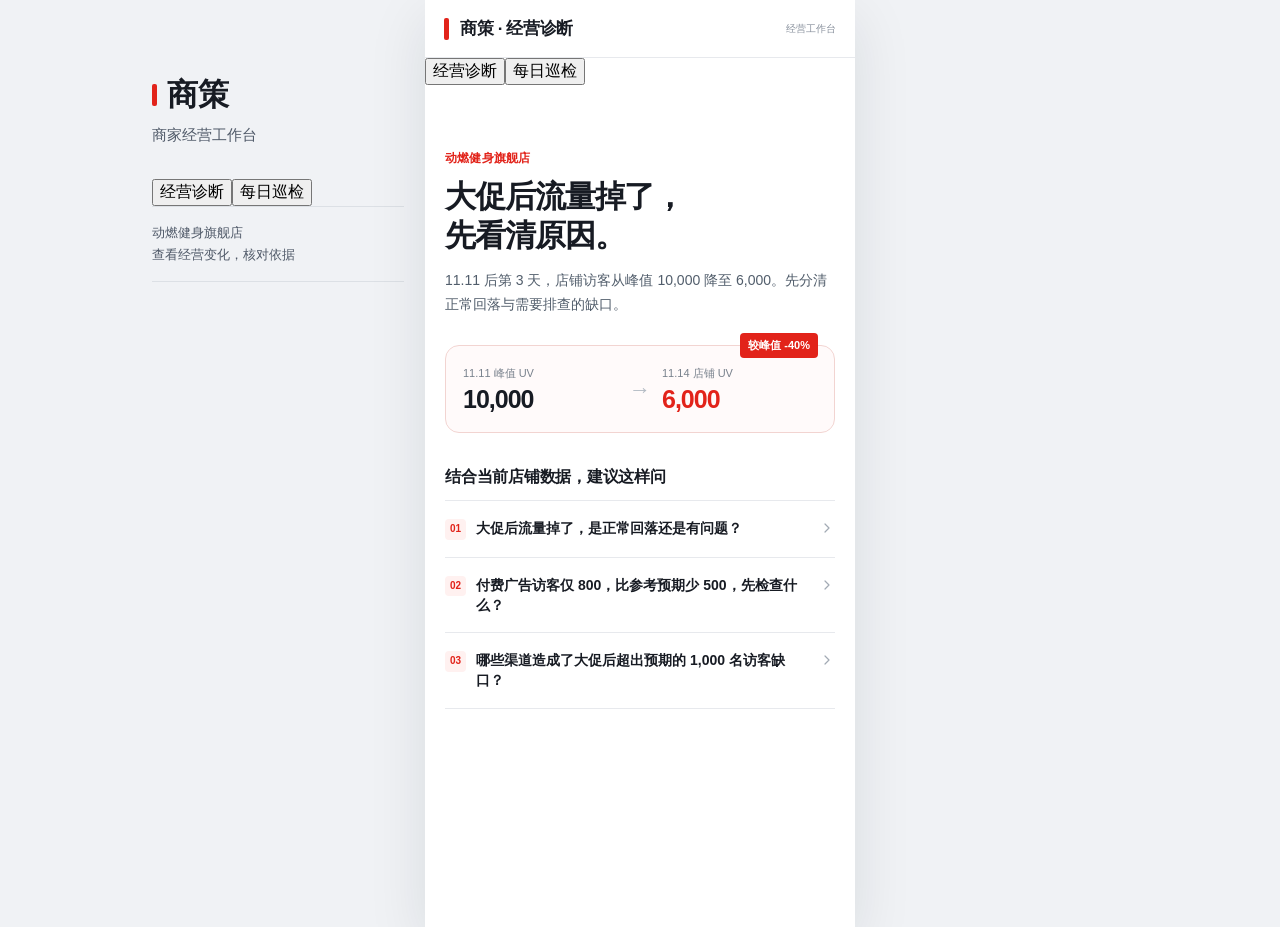
<file: index.html>
<!doctype html>
<html lang="zh-CN">
<head>
  <meta charset="UTF-8">
  <meta name="viewport" content="width=device-width, initial-scale=1, viewport-fit=cover">
  <meta name="theme-color" content="#ffffff">
  <meta name="description" content="商策商家经营工作台：查看经营变化、分析异常、跟进处理。">
  <title>商策 · 商家经营工作台</title>
  <link rel="stylesheet" href="./src/styles.css">
</head>
<body>
  <div id="app"></div>
  <script type="module" src="./src/app.mjs"></script>
</body>
</html>
</file>
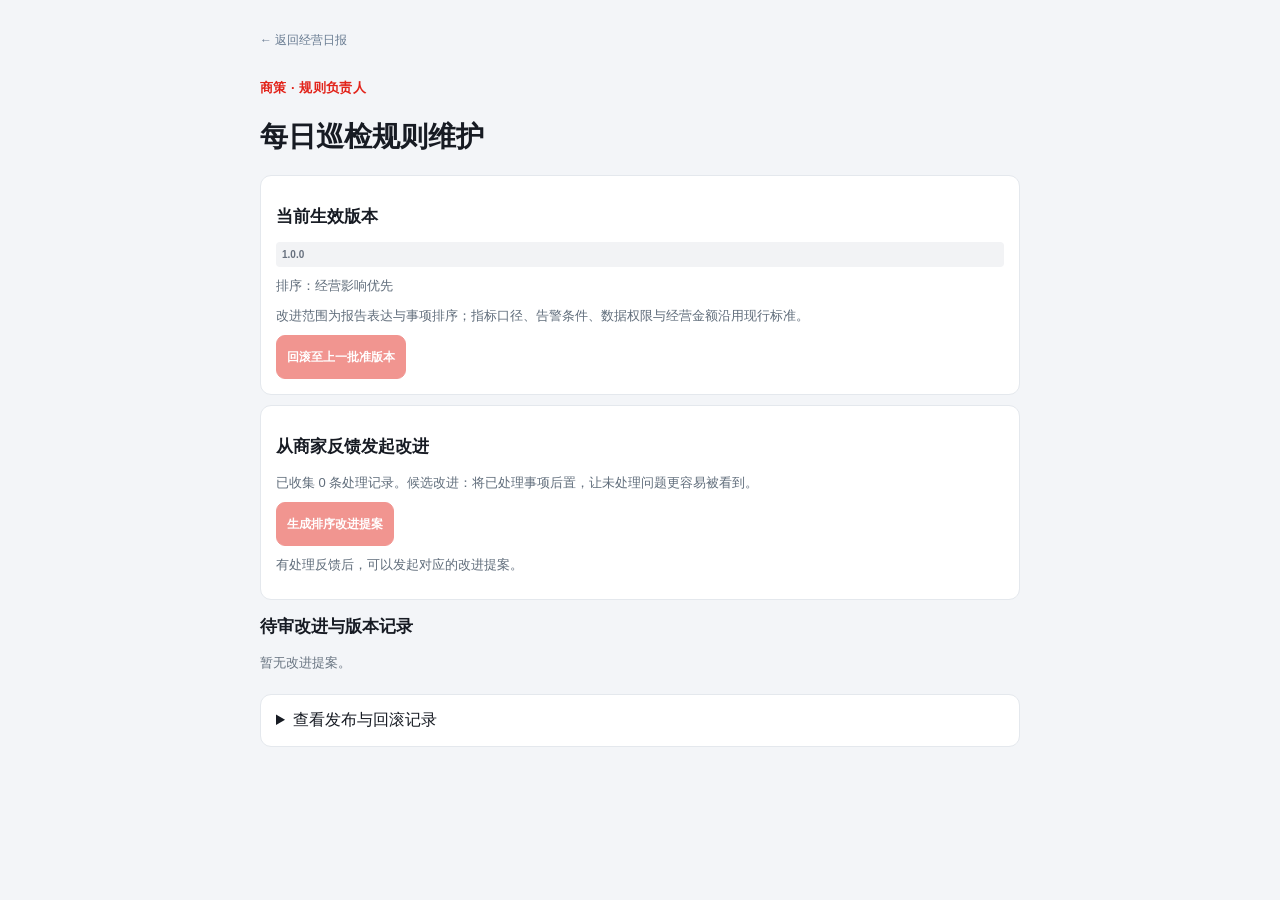
<file: governance.html>
<!doctype html>
<html lang="zh-CN"><head><meta charset="utf-8"><meta name="viewport" content="width=device-width,initial-scale=1"><title>商策 · 巡检规则维护</title><link rel="stylesheet" href="./src/styles.css"><link rel="stylesheet" href="./src/radar.css"><style>body{background:#f3f5f8}.governance{max-width:800px;margin:30px auto;padding:0 20px 60px}.governance h1{font-size:28px}.governance>a{font-size:12px;color:#687b91;text-decoration:none}.governance h2{font-size:17px}.governance p{font-size:13px;line-height:1.7}.governance .radar-actions{flex-wrap:wrap}.governance .radar-btn{flex:initial}.governance table{width:100%;border-collapse:collapse;font-size:11px;table-layout:fixed}.governance th,.governance td{border-bottom:1px solid #e4e9ee;padding:10px 6px;word-break:break-word;text-align:left}.governance pre{white-space:pre-wrap;font-size:11px;line-height:1.7;color:#697686}.version{font-size:24px;font-weight:800;color:#df241b}</style></head><body><main class="governance" id="governance"></main><script type="module" src="./src/governance.mjs"></script></body></html>
</file>
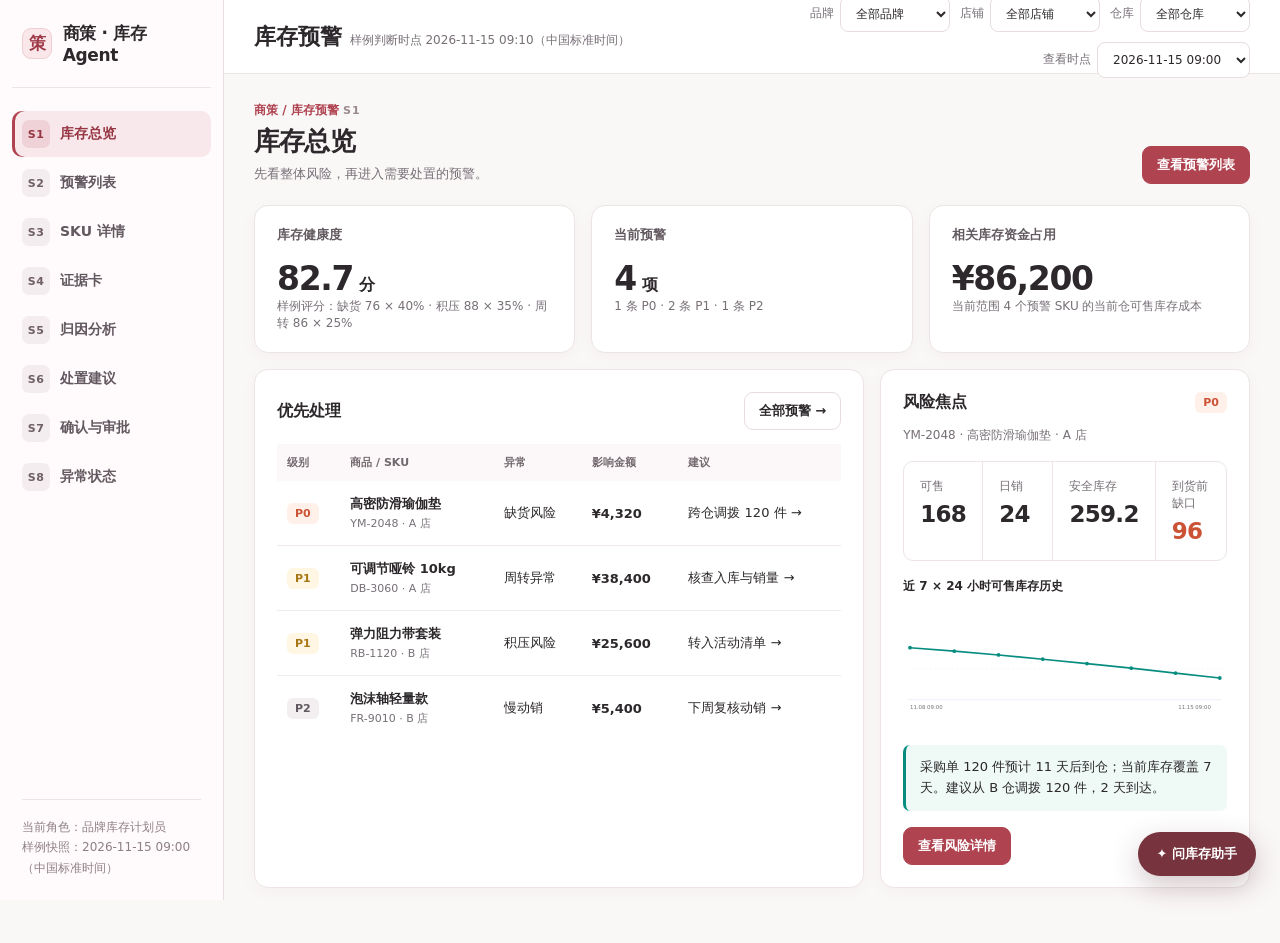
<file: inventory.html>
<!doctype html>
<html lang="zh-CN">
<head>
<meta charset="utf-8"><meta name="viewport" content="width=device-width,initial-scale=1">
<title>商策 · 库存预警</title>
<style>
:root{--nav:#392b30;--nav2:#4a3338;--ink:#2c282b;--muted:#777077;--line:#ece4e5;--bg:#faf7f7;--white:#fff;--accent:#af4350;--accentLight:#faedf0;--teal:#078d80;--tealLight:#e8f7f4;--red:#cb5234;--redLight:#fff0e9;--amber:#a77612;--amberLight:#fff7e4;--radius:14px}*{box-sizing:border-box}body{margin:0;font-family:Inter,"PingFang SC","Microsoft YaHei",system-ui,sans-serif;color:var(--ink);background:var(--bg)}button,input,select,textarea{font:inherit}button{cursor:pointer}button:disabled{cursor:not-allowed;opacity:.45}a{color:var(--accent)}.app{display:grid;grid-template-columns:224px minmax(0,1fr);min-height:100vh}.sidebar{background:var(--nav);color:#625960;min-height:100vh;padding:24px 13px;position:sticky;top:0;height:100vh}.brand{display:flex;align-items:center;gap:11px;font-size:18px;font-weight:750;color:#fff;padding:0 11px 25px;border-bottom:1px solid #e7dfe1}.brandmark{display:grid;place-items:center;width:31px;height:31px;border-radius:9px;background:#af4350;color:white;font-size:20px}.nav{padding-top:22px}.nav button{width:100%;border:0;background:none;color:#625960;text-align:left;padding:12px 13px;border-radius:9px;display:flex;gap:12px;align-items:center;font-size:14px;margin:3px 0}.nav button:hover,.nav button.active{background:#9d3543;color:#fff}.nav .num{font-size:11px;font-weight:750;opacity:.75;letter-spacing:.04em}.sidefoot{position:absolute;bottom:22px;left:24px;right:24px;border-top:1px solid #e7dfe1;padding-top:17px;font-size:12px;line-height:1.7;color:#8d8087}.main{min-width:0}.topbar{height:74px;background:#fff;border-bottom:1px solid var(--line);display:flex;align-items:center;justify-content:space-between;padding:0 30px;gap:15px}.topbar h1{font-size:22px;margin:0;white-space:nowrap}.topright{display:flex;align-items:center;gap:10px;flex-wrap:wrap;justify-content:flex-end}.scope{display:flex;align-items:center;gap:6px;font-size:12px;color:var(--muted)}select,input[type=text]{border:1px solid #e7dddf;background:#fff;border-radius:8px;padding:9px 11px;color:var(--ink);outline:none}select:focus,input:focus,textarea:focus{border-color:var(--accent);box-shadow:0 0 0 3px #af435020}.scope select{min-width:110px}.stamp{font-size:12px;color:var(--muted);border-left:1px solid var(--line);padding-left:14px;white-space:nowrap}.content{max-width:1510px;margin:auto;padding:28px 30px 55px}.pagehead{display:flex;align-items:flex-end;justify-content:space-between;gap:16px;margin-bottom:21px}.eyebrow{font-size:12px;font-weight:700;color:var(--accent);margin-bottom:5px}.pagehead h2{font-size:26px;letter-spacing:-.03em;margin:0 0 5px}.subtitle{font-size:13px;color:var(--muted);line-height:1.55}.actions{display:flex;align-items:center;gap:8px;flex-wrap:wrap}.btn{border:1px solid #e7dddf;background:#fff;color:var(--ink);border-radius:9px;padding:9px 14px;font-size:13px;font-weight:650;transition:.15s}.btn:hover{border-color:#d7a7ae;background:#fff8f9}.btn.primary{background:var(--accent);color:white;border-color:var(--accent)}.btn.primary:hover{background:#963443}.btn.teal{background:var(--teal);border-color:var(--teal);color:white}.btn.danger{color:var(--red);border-color:#efc9be}.btn.ghost{background:transparent;border-color:transparent;color:var(--accent)}.card{background:#fff;border:1px solid var(--line);border-radius:var(--radius);box-shadow:0 4px 18px #54272e08}.card.pad{padding:22px}.section-title{font-size:16px;font-weight:750;margin:0 0 16px}.muted{color:var(--muted)}.small{font-size:12px}.bold{font-weight:750}.grid{display:grid;gap:16px}.grid.metrics{grid-template-columns:repeat(3,minmax(0,1fr));margin-bottom:16px}.metric{padding:20px 22px;min-height:135px}.metric .label{font-size:13px;font-weight:700;color:#635b61}.metric .value{font-size:33px;font-weight:800;letter-spacing:-.04em;margin:18px 0 3px;line-height:1}.metric .value span{font-size:16px;font-weight:600;letter-spacing:0}.metric .foot{font-size:12px;color:var(--muted)}.split{display:grid;grid-template-columns:minmax(0,1.65fr) minmax(310px,1fr);gap:16px}.two{display:grid;grid-template-columns:repeat(2,minmax(0,1fr));gap:16px}.three{display:grid;grid-template-columns:repeat(3,minmax(0,1fr));gap:16px}.toolbar{display:flex;align-items:center;justify-content:space-between;gap:10px;flex-wrap:wrap;margin-bottom:14px}.tabs{display:flex;gap:4px;background:#f7f0f1;border-radius:9px;padding:4px}.tabs button{border:0;background:transparent;border-radius:7px;color:#746c72;padding:7px 12px;font-size:12px;font-weight:700}.tabs button.active{background:#fff;color:var(--accent);box-shadow:0 1px 4px #54272e1a}.tablewrap{overflow:auto}.table{width:100%;border-collapse:collapse;font-size:13px}.table th{text-align:left;background:#fcf8f9;color:#71686e;font-size:11px;white-space:nowrap;padding:11px 10px;font-weight:750}.table td{padding:14px 10px;border-bottom:1px solid #f2ebed;vertical-align:middle}.table tbody tr{cursor:pointer}.table tbody tr:hover{background:#fff8f9}.table tbody tr.selected{background:#fcecef}.table tr:last-child td{border-bottom:0}.table td strong{display:block;color:var(--ink)}.table td .sub{display:block;font-size:11px;color:var(--muted);margin-top:3px}.badge{display:inline-flex;align-items:center;border-radius:6px;padding:4px 8px;font-size:11px;font-weight:800;white-space:nowrap}.badge.p0{background:var(--redLight);color:var(--red)}.badge.p1{background:var(--amberLight);color:var(--amber)}.badge.p2{background:#f3eff0;color:#625960}.badge.ok{background:var(--tealLight);color:var(--teal)}.badge.warn{background:var(--amberLight);color:var(--amber)}.kpis{display:grid;grid-template-columns:repeat(4,1fr);gap:0;border:1px solid var(--line);border-radius:10px;margin:17px 0}.kpis>div{padding:16px;border-right:1px solid var(--line)}.kpis>div:last-child{border-right:0}.kpis .v{font-size:23px;font-weight:800;letter-spacing:-.03em;margin-top:6px}.hint{background:#fff7f8;border-left:3px solid var(--accent);padding:12px 14px;border-radius:7px;font-size:13px;line-height:1.6}.hint.teal{background:#effaf7;border-color:var(--teal)}.hint.amber{background:#fff9ed;border-color:#d6a848}.hint.red{background:#fff4ef;border-color:var(--red)}.list{display:grid;gap:0}.listrow{display:flex;align-items:center;justify-content:space-between;gap:16px;padding:13px 0;border-bottom:1px solid var(--line);font-size:13px}.listrow:last-child{border-bottom:0}.listrow strong{font-weight:750}.listrow .right{text-align:right}.spark{width:100%;height:150px;display:block}.progress{height:8px;border-radius:10px;background:#f4edef;overflow:hidden}.progress span{display:block;height:100%;background:var(--accent);border-radius:10px}.steps{display:flex;gap:8px;align-items:center;margin-bottom:22px;flex-wrap:wrap}.step{font-size:12px;color:#958a90}.step.active{color:var(--accent);font-weight:800}.step.done{color:var(--teal)}.stepsep{color:#d8cbd0}.alert-row{display:flex;gap:14px;align-items:center;padding:16px;border:1px solid var(--line);border-radius:10px;margin-bottom:10px;background:#fff}.alert-row.selected{border-color:#e6b8bf;background:#fff9fa}.check{width:16px;height:16px;accent-color:var(--accent)}.filterbar{display:flex;gap:9px;align-items:center;flex-wrap:wrap}.filterbar input{min-width:230px}.kv{display:grid;grid-template-columns:140px 1fr;gap:0;font-size:13px}.kv div{padding:11px 0;border-bottom:1px solid var(--line);line-height:1.5}.kv div:nth-child(odd){color:var(--muted)}.factor{display:grid;grid-template-columns:135px 1fr 45px;gap:12px;align-items:center;padding:13px 0;border-bottom:1px solid var(--line);font-size:13px}.factor:last-child{border-bottom:0}.action-card{border:1px solid #a6d9ce;background:#f8fdfa;border-radius:12px;padding:19px}.action-card h3{margin:0 0 8px;font-size:19px;color:var(--teal)}.flowline{display:flex;align-items:center;gap:8px;flex-wrap:wrap;color:var(--muted);font-size:12px}.flowline b{color:var(--ink)}.confirmbox{display:flex;align-items:flex-start;gap:9px;margin:18px 0;font-size:13px}.scenario-list{display:grid;gap:8px}.scenario-list button{background:#fff;border:1px solid var(--line);border-radius:9px;padding:12px;text-align:left;color:var(--ink)}.scenario-list button.active{border-color:var(--accent);background:#fff1f3}.dialog-backdrop{position:fixed;inset:0;background:#2c2024a8;display:flex;align-items:center;justify-content:center;z-index:20;padding:20px}.dialog{background:white;border-radius:15px;padding:24px;width:min(460px,100%);box-shadow:0 15px 50px #0003}.dialog h3{margin:0 0 10px}.dialog p{font-size:13px;color:var(--muted);line-height:1.6}.dialog .actions{justify-content:flex-end;margin-top:20px}.assistant-toggle{position:fixed;right:24px;bottom:24px;border:0;border-radius:999px;background:#77343e;color:white;padding:13px 19px;box-shadow:0 10px 28px #54272e40;z-index:10;font-size:13px;font-weight:750}.chat{position:fixed;right:24px;bottom:78px;width:min(390px,calc(100vw - 32px));height:min(570px,calc(100vh - 100px));background:white;z-index:11;border:1px solid var(--line);border-radius:16px;box-shadow:0 16px 48px #54272e30;display:flex;flex-direction:column;overflow:hidden}.chathead{background:#743640;color:white;padding:16px 18px;display:flex;justify-content:space-between;align-items:center}.chathead button{border:0;color:white;background:none;font-size:21px}.chatbody{flex:1;overflow:auto;padding:16px;display:flex;flex-direction:column;gap:11px}.bubble{max-width:91%;font-size:13px;line-height:1.6;border-radius:12px;padding:10px 12px;white-space:pre-line}.bubble.user{align-self:flex-end;color:#fff;background:#af4350}.bubble.agent{align-self:flex-start;background:#f6f0f1}.chatprompts{display:flex;gap:6px;overflow:auto;padding:8px 12px;border-top:1px solid var(--line)}.chatprompts button{white-space:nowrap;border:1px solid #eed5d9;background:#fff8f9;color:var(--accent);border-radius:99px;padding:5px 9px;font-size:11px}.chatinput{display:flex;gap:7px;padding:10px;border-top:1px solid var(--line)}.chatinput input{flex:1;min-width:0}.toast{position:fixed;left:50%;bottom:22px;transform:translateX(-50%);background:#2c282b;color:#fff;border-radius:8px;padding:10px 15px;font-size:13px;z-index:30;box-shadow:0 6px 20px #0003}.notice{padding:12px 15px;border-radius:9px;background:var(--amberLight);border:1px solid #f0e0af;color:#7c5a13;font-size:12px;line-height:1.5;margin-bottom:16px}.empty{padding:40px 10px;text-align:center;color:var(--muted);font-size:13px}.screen-id{color:#998a90;font-size:11px;font-weight:800;letter-spacing:.1em;margin-right:6px}.mobile-nav{display:none}@media(max-width:1050px){.app{grid-template-columns:72px 1fr}.sidebar{padding:20px 8px}.brand{padding:0 8px 18px;justify-content:center}.brand .brandtext,.nav .navlabel,.sidefoot{display:none}.nav button{justify-content:center;padding:12px 4px}.nav .num{font-size:13px}.topbar{height:auto;min-height:74px;padding:15px 20px;align-items:flex-start}.topright{gap:7px}.content{padding:22px 20px}.split{grid-template-columns:1fr}.grid.metrics{grid-template-columns:repeat(3,1fr)}}@media(max-width:700px){.app{display:block}.sidebar{display:none}.mobile-nav{display:flex;position:sticky;top:0;z-index:9;background:#fffafb;overflow:auto;padding:7px;gap:5px}.mobile-nav button{flex:0 0 auto;background:transparent;border:0;color:#6f656b;border-radius:7px;padding:8px 10px;font-size:12px}.mobile-nav button.active{background:#af4350;color:white}.topbar{display:block;padding:16px}.topbar h1{font-size:18px;margin-bottom:10px}.topright{justify-content:flex-start}.scope select{min-width:0;max-width:105px;padding:6px}.stamp{border:0;padding:0}.content{padding:18px 14px 80px}.pagehead{align-items:flex-start;flex-direction:column}.pagehead h2{font-size:23px}.grid.metrics,.two,.three{grid-template-columns:1fr}.metric{min-height:auto}.kpis{grid-template-columns:repeat(2,1fr)}.kpis>div:nth-child(2){border-right:0}.kpis>div:nth-child(-n+2){border-bottom:1px solid var(--line)}.filterbar input{min-width:100%;width:100%}.factor{grid-template-columns:100px 1fr 40px}.kv{grid-template-columns:105px 1fr}}
.sidebar{background:#fffafb;color:var(--ink);border-right:1px solid #e9dee1;padding:20px 12px}
.brand{color:var(--ink);border-bottom:1px solid var(--line);padding:2px 10px 22px;font-size:17px;letter-spacing:-.02em}
.brandmark{background:#f9e7ea;color:#9f3947;font-size:17px;font-weight:800;border:1px solid #efced4}
.nav{padding-top:20px}
.nav button{color:#625960;font-weight:600;padding:9px 10px;gap:10px;border-radius:10px}
.nav button:hover{background:#f8eff1;color:var(--ink)}
.nav button.active,.nav button.active:hover{background:#f8e8ec;color:#973643;box-shadow:inset 3px 0 0 #af4350}
.nav .num{display:grid;place-items:center;flex:none;width:28px;height:28px;border-radius:7px;background:#f4edef;color:#6e5f66;font-size:11px;opacity:1}
.nav button.active .num{background:#efd2d8;color:#973643}
.sidefoot{border-top:1px solid var(--line);color:#8d8087;left:22px;right:22px}
@media(max-width:1050px){.sidebar{padding:18px 8px}.brand{padding:2px 8px 18px}.nav button{padding:9px 5px}.nav button.active{box-shadow:inset 3px 0 0 #af4350}}
@media(max-width:700px){.mobile-nav{background:#fffafb;border-bottom:1px solid var(--line);box-shadow:0 3px 12px #54272e08}.mobile-nav button{color:#625960}.mobile-nav button.active{background:#f8e8ec;color:#973643}}
</style>
</head>
<body><div id="app"></div><script>
const SCREEN_NAMES=['库存总览','预警列表','SKU 详情','证据卡','归因分析','处置建议','确认与审批','异常状态'];
const alerts=[
{id:'A-1042',sku:'YM-2048',name:'高密防滑瑜伽垫',type:'缺货风险',priority:'P0',shop:'A 店',warehouse:'华东前置仓',impact:4320,stock:168,physical:190,locked:20,damaged:2,transit:120,daily:24,sales30:720,lead:9,safety:1.2,arrival:11,shortage:96,action:'跨仓调拨 120 件',confidence:'高',status:'待确认',activity:'11.11 延续投放 · 广告在投',capital:16800,otherStock:340,otherWarehouse:'华南中心仓（B 仓）',history:[368,345,320,292,263,233,200,168],cause:[['活动订单超预期',55,'近 7 天销售 190 件，高于基准 168 件约 13%；锁定增加 10 件，合计可售下降 200 件'],['供应商交期延长',30,'常规交期 9 天；当前采购单 120 件预计 11 天到仓'],['预售锁定增加',15,'锁定库存由 11 月 8 日的 10 件增至 20 件']],evidence:'E-INV-2048',cost:480,qty:120,margin:45},
{id:'A-1048',sku:'RB-1120',name:'弹力阻力带套装',type:'积压风险',priority:'P1',shop:'B 店',warehouse:'华南中心仓',impact:25600,stock:640,physical:670,locked:25,damaged:5,transit:0,daily:8,sales30:240,lead:7,safety:1.2,arrival:null,shortage:0,action:'转入活动清单',confidence:'中',status:'待确认',activity:'11.10 活动结束 · 本周无活动',capital:25600,otherStock:80,otherWarehouse:'华东前置仓',history:[590,598,605,615,624,632,638,640],cause:[['活动结束后需求回落',58,'活动于 11 月 10 日结束；近 7 天销售 42 件（同期入库 92 件），低于基准 56 件'],['渠道流量下降',27,'近 7 天商品曝光 2,800 次，前 7 天为 3,500 次'],['价格竞争',15,'竞品展示价 ¥39，本品展示价 ¥49，需人工复核影响']],evidence:'E-INV-1120',cost:0,qty:0,margin:40},
{id:'A-1053',sku:'DB-3060',name:'可调节哑铃 10kg',type:'周转异常',priority:'P1',shop:'A 店',warehouse:'华东前置仓',impact:38400,stock:320,physical:330,locked:8,damaged:2,transit:0,daily:12,sales30:360,lead:10,safety:1.2,arrival:null,shortage:0,action:'核查入库与销量',confidence:'中',status:'待确认',activity:'无活动',capital:38400,otherStock:60,otherWarehouse:'华南中心仓',history:[245,246,248,252,315,320,320,320],cause:[['集中入库',61,'近 7 天入库共 138 件，其中 11 月 12 日入库 80 件、当日销售 17 件，库存净增 63 件'],['销量低于基准',26,'近 7 天销售 63 件，低于基准 84 件'],['活动结束',13,'11 月 10 日促销结束，后续订单需复核']],evidence:'E-INV-3060',cost:0,qty:0,margin:65},
{id:'A-1061',sku:'FR-9010',name:'泡沫轴轻量款',type:'慢动销',priority:'P2',shop:'B 店',warehouse:'华南中心仓',impact:5400,stock:180,physical:185,locked:4,damaged:1,transit:0,daily:4,sales30:120,lead:7,safety:1.2,arrival:null,shortage:0,action:'下周复核动销',confidence:'中',status:'待确认',activity:'无活动',capital:5400,otherStock:35,otherWarehouse:'华东前置仓',history:[202,199,196,193,190,187,183,180],cause:[['自然需求回落',52,'近 7 天销售 22 件，低于基准 28 件'],['曝光减少',31,'近 7 天商品曝光 1,640 次，前 7 天为 2,000 次'],['价格变化',17,'11 月 11 日恢复常规价，影响程度需人工复核']],evidence:'E-INV-9010',cost:0,qty:0,margin:20}
];
const OBSERVED_DATES=['2026-11-08 09:00','2026-11-09 09:00','2026-11-10 09:00','2026-11-11 09:00','2026-11-12 09:00','2026-11-13 09:00','2026-11-14 09:00','2026-11-15 09:00'];
const REVIEW_AT='2026-11-15 09:10';
const state={scenarioActive:false,screen:0,brand:'全部品牌',shop:'全部店铺',warehouse:'全部仓库',snapshot:'2026-11-15 09:00',selected:'A-1042',priority:'全部',type:'全部',search:'',sort:'impact',checks:[],dialog:'',ignoreReason:'',assigned:false,approval:'未发起',approvalNo:'',approvalSeq:0,confirmed:false,scenario:'数据延迟',chatOpen:false,messages:[{role:'agent',text:'可以问我“哪个 SKU 快断货了”“为什么会预警”或“建议怎么处理”。我会按当前范围和证据回答。'}],toast:''};
const money=n=>'¥'+Number(n).toLocaleString('zh-CN');const cur=()=>alerts.find(a=>a.id===state.selected)||alerts[0];
function scoped(){return alerts.filter(a=>a.status!=='误报关闭'&&(state.brand==='全部品牌'||state.brand==='轻动品牌')&&(state.shop==='全部店铺'||a.shop===state.shop)&&(state.warehouse==='全部仓库'||a.warehouse===state.warehouse))}
function visible(){let a=scoped().filter(x=>(state.priority==='全部'||x.priority===state.priority)&&(state.type==='全部'||x.type===state.type)&&(!state.search||(x.sku+x.name+x.id).toLowerCase().includes(state.search.toLowerCase())));return a.sort((x,y)=>state.sort==='impact'?y.impact-x.impact:x.priority.localeCompare(y.priority)||y.impact-x.impact)}
function badge(p){return `<span class="badge ${p.toLowerCase()}">${p}</span>`}function safe(s){return String(s).replace(/[&<>"']/g,c=>({'&':'&amp;','<':'&lt;','>':'&gt;','"':'&quot;',"'":'&#39;'}[c]))}
function btn(label,action,cls=''){return `<button class="btn ${cls}" data-action="${action}">${label}</button>`}
function header(title,sub,actions='',id=state.screen+1){return `<div class="pagehead"><div><div class="eyebrow">商策 / 库存预警 <span class="screen-id">S${id}</span></div><h2>${title}</h2><div class="subtitle">${sub}</div></div><div class="actions">${actions}</div></div>`}
function chart(values,color='#078d80'){
 const w=600,h=150,p=13,max=Math.max(...values)*1.2;
 const point=(v,i)=>[p+i*(w-2*p)/(values.length-1),h-p-v/max*(h-2*p)];
 const pts=values.map((v,i)=>point(v,i).join(',')).join(' ');
 return `<svg class="spark" viewBox="0 0 ${w} ${h}" role="img" aria-label="11 月 8 日至 15 日的可售库存历史趋势，最后一点为 15 日 09:00；无未来观测"><line x1="10" y1="130" x2="590" y2="130" stroke="#dce4ed"/><line x1="10" y1="73" x2="590" y2="73" stroke="#edf1f5" stroke-dasharray="4 4"/><polyline points="${pts}" fill="none" stroke="${color}" stroke-width="3" stroke-linecap="round" stroke-linejoin="round"/>${values.map((v,i)=>{let [x,y]=point(v,i);return `<circle cx="${x}" cy="${y}" r="3.5" fill="${color}"><title>${OBSERVED_DATES[i]} · ${v} 件</title></circle>`}).join('')}<text x="13" y="147" font-size="10" fill="#777077">11.08 09:00</text><text x="510" y="147" font-size="10" fill="#777077">11.15 09:00</text></svg>`
}
function nav(){return `<aside class="sidebar"><div class="brand"><span class="brandmark">策</span><span class="brandtext">商策 · 库存 Agent</span></div><nav class="nav">${SCREEN_NAMES.map((n,i)=>`<button data-screen="${i}" class="${state.screen===i?'active':''}"><span class="num">S${i+1}</span><span class="navlabel">${n}</span></button>`).join('')}</nav><div class="sidefoot">当前角色：品牌库存计划员<br>样例快照：${state.snapshot}（中国标准时间）</div></aside><nav class="mobile-nav">${SCREEN_NAMES.map((n,i)=>`<button data-screen="${i}" class="${state.screen===i?'active':''}">S${i+1} ${n}</button>`).join('')}</nav>`}
function topbar(){return `<header class="topbar"><h1>库存预警 <span class="small muted" style="font-weight:500">样例判断时点 2026-11-15 09:10（中国标准时间）${state.scenarioActive?" · 异常场景暂停建议":""}</span></h1><div class="topright"><label class="scope">品牌 <select data-field="brand"><option>全部品牌</option><option>轻动品牌</option><option>旅行品牌</option></select></label><label class="scope">店铺 <select data-field="shop"><option>全部店铺</option><option>A 店</option><option>B 店</option></select></label><label class="scope">仓库 <select data-field="warehouse"><option>全部仓库</option><option>华东前置仓</option><option>华南中心仓</option></select></label><label class="scope">查看时点 <select data-field="snapshot"><option>2026-11-15 09:00</option><option>2026-11-14 23:00</option></select></label></div></header>`}
function overview(){
 let data=scoped(),count=p=>data.filter(a=>a.priority===p).length;
 let lack=100-data.filter(a=>a.type==='缺货风险').reduce((n,a)=>n+(a.priority==='P0'?24:12),0);
 let backlog=100-data.filter(a=>['积压风险','慢动销'].includes(a.type)).reduce((n,a)=>n+(a.priority==='P1'?10:2),0);
 let turnover=100-data.filter(a=>a.type==='周转异常').reduce((n,a)=>n+(a.priority==='P1'?14:6),0);
 let health=(lack*.4+backlog*.35+turnover*.25).toFixed(1),focus=data.find(a=>a.priority==='P0');
 return `${header('库存总览','先看整体风险，再进入需要处置的预警。',btn('查看预警列表','to-list','primary'))}
 <div class="grid metrics"><div class="card metric"><div class="label">库存健康度</div><div class="value">${health}<span> 分</span></div><div class="foot">样例评分：缺货 ${lack} × 40% · 积压 ${backlog} × 35% · 周转 ${turnover} × 25%</div></div><div class="card metric"><div class="label">当前预警</div><div class="value">${data.length}<span> 项</span></div><div class="foot">${count('P0')} 条 P0 · ${count('P1')} 条 P1 · ${count('P2')} 条 P2</div></div><div class="card metric"><div class="label">相关库存资金占用</div><div class="value">${money(data.reduce((v,a)=>v+a.capital,0))}</div><div class="foot">当前范围 ${data.length} 个预警 SKU 的当前仓可售库存成本</div></div></div>
 <div class="split"><div class="card pad"><div class="toolbar"><h3 class="section-title" style="margin:0">优先处理</h3>${btn('全部预警 →','to-list')}</div><div class="tablewrap"><table class="table"><thead><tr><th>级别</th><th>商品 / SKU</th><th>异常</th><th>影响金额</th><th>建议</th></tr></thead><tbody>${data.sort((a,b)=>a.priority.localeCompare(b.priority)||b.impact-a.impact).map(a=>`<tr data-open="${a.id}"><td>${badge(a.priority)}</td><td><strong>${a.name}</strong><span class="sub">${a.sku} · ${a.shop}</span></td><td>${a.type}</td><td><strong>${money(a.impact)}</strong></td><td>${a.action} →</td></tr>`).join('')||'<tr><td colspan="5" class="empty">当前范围无预警</td></tr>'}</tbody></table></div></div>
 <div class="card pad"><div class="toolbar"><h3 class="section-title" style="margin:0">风险焦点</h3>${focus?badge('P0'):''}</div>${focus?`<div class="small muted">${focus.sku} · ${focus.name} · ${focus.shop}</div><div class="kpis"><div><div class="small muted">可售</div><div class="v">${focus.stock}</div></div><div><div class="small muted">日销</div><div class="v">${focus.daily}</div></div><div><div class="small muted">安全库存</div><div class="v">${(focus.daily*focus.lead*focus.safety).toFixed(1)}</div></div><div><div class="small muted">到货前缺口</div><div class="v" style="color:var(--red)">${focus.shortage}</div></div></div><div class="small bold">近 7 × 24 小时可售库存历史</div>${chart(focus.history)}<div class="hint teal">采购单 ${focus.transit} 件预计 11 天后到仓；当前库存覆盖 7 天。建议从 B 仓调拨 120 件，2 天到达。</div><div style="margin-top:16px">${btn('查看风险详情','focus-detail','primary')}</div>`:'<div class="empty">当前范围没有 P0 预警，可在左侧查看其他异常。</div>'}</div></div>`
}
function list(){let data=visible();return `${header('预警列表','按影响金额优先处理；批量忽略需记录原因。',btn('异常状态','failure'))}<div class="card pad"><div class="toolbar"><div class="filterbar"><input type="text" data-field="search" value="${safe(state.search)}" placeholder="搜索 SKU / 商品 / 预警编号"><select data-field="priority"><option>全部</option><option>P0</option><option>P1</option><option>P2</option></select><select data-field="type"><option>全部</option><option>缺货风险</option><option>积压风险</option><option>周转异常</option><option>慢动销</option></select><select data-field="sort"><option value="impact">影响金额降序</option><option value="priority">级别优先</option></select></div><div class="actions">${btn('批量指派','assign')}${btn('标记误报','ignore','danger')}</div></div><div class="small muted" style="margin-bottom:12px">已选 ${state.checks.length} 项 · 金额口径：缺货为预计毛利损失；积压、周转和慢动销为当前仓可售库存成本</div><div class="tablewrap"><table class="table"><thead><tr><th><input type="checkbox" class="check" data-action="check-all" aria-label="全选"></th><th>级别</th><th>商品 / SKU</th><th>异常</th><th>店铺 / 仓库</th><th>影响金额 ↓</th><th>建议动作</th><th>状态</th></tr></thead><tbody>${data.map(a=>`<tr data-open="${a.id}"><td><input type="checkbox" class="check" data-check="${a.id}" ${state.checks.includes(a.id)?'checked':''} aria-label="选择 ${a.sku}"></td><td>${badge(a.priority)}</td><td><strong>${a.name}</strong><span class="sub">${a.sku} · ${a.id}</span></td><td>${a.type}</td><td>${a.shop}<span class="sub">${a.warehouse}</span></td><td><strong>${money(a.impact)}</strong></td><td>${a.action}</td><td>${a.status}</td></tr>`).join('')||'<tr><td colspan="8" class="empty">当前条件下无预警，请调整筛选范围。</td></tr>'}</tbody></table></div></div>`}
function steps(active){let names=['预警','SKU 详情','证据','归因','建议','审批'];return `<div class="steps">${names.map((n,i)=>`${i?'<span class="stepsep">›</span>':''}<span class="step ${i<active?'done':i===active?'active':''}">${n}</span>`).join('')}</div>`}
function detail(){
 let a=cur(),days=(a.stock/a.daily).toFixed(1),threshold=(a.daily*a.lead*a.safety).toFixed(1);
 return `${header(a.name,`${a.sku} · ${a.shop} · ${a.warehouse} · ${a.type}`,btn('返回预警','to-list')+btn('查看证据','evidence','primary'))}${steps(1)}
 <div class="grid metrics"><div class="card metric"><div class="label">当前仓可售库存</div><div class="value">${a.stock}<span> 件</span></div><div class="foot">实物 ${a.physical} − 锁定 ${a.locked} − 残次 ${a.damaged}</div></div><div class="card metric"><div class="label">近 30 个完整日的日均销量</div><div class="value">${a.daily}<span> 件/天</span></div><div class="foot">10.16—11.14 共 ${a.sales30} 件 · 覆盖 ${days} 天</div></div><div class="card metric"><div class="label">${a.priority==='P0'?'安全库存':'当前仓资金占用'}</div><div class="value">${a.priority==='P0'?threshold:money(a.capital)}<span>${a.priority==='P0'?' 件':''}</span></div><div class="foot">${a.priority==='P0'?`日销 × ${a.lead} 天常规交期 × ${a.safety} 安全系数`:`${a.stock} 件 × ¥${a.capital/a.stock} 成本/件`}</div></div></div>
 <div class="split"><div class="card pad"><h3 class="section-title">库存变化 · 仅历史观测</h3>${chart(a.history)}<div class="hint ${a.priority==='P0'?'red':''}">${a.priority==='P0'?`按当前日销，现货覆盖 ${days} 天；采购单预计 ${a.arrival} 天后到仓，到货前缺口 ${a.shortage} 件。未来天数为推算，不是已发生库存。`:`当前仓库存覆盖 ${days} 天；需结合入库、销量与活动复核${a.type}。`}</div></div><div class="card pad"><h3 class="section-title">分仓分布与业务上下文</h3><div class="list"><div class="listrow"><span>${a.warehouse} · 当前仓可售</span><strong>${a.stock} 件</strong></div><div class="listrow"><span>${a.otherWarehouse} · 其他仓可售</span><strong>${a.otherStock} 件</strong></div><div class="listrow"><span>采购单普通在途</span><strong>${a.transit} 件（不计入可售）</strong></div><div class="listrow"><span>预计到货</span><strong>${a.arrival?`${a.arrival} 天后 · 预测`:'当前无在途采购单'}</strong></div><div class="listrow"><span>活动</span><strong>${a.activity}</strong></div></div><div style="margin-top:18px">${btn('查看异常归因','attribution','primary')}</div></div></div>`
}
function evidence(){
 let a=cur(),threshold=(a.daily*a.lead*a.safety).toFixed(1);
 return `${header('证据卡',`${a.name} · ${a.sku} · ${a.type}`,btn('返回详情','detail')+btn('复制证据','copy-evidence','primary'))}${steps(2)}<div class="split"><div class="card pad"><div class="toolbar"><h3 class="section-title" style="margin:0">库存证据 · ${a.evidence}</h3>${badge(a.priority)}</div><div class="hint">库存、锁定和残次取自同一快照。采购单普通在途单列，到仓验收前不计入可售。</div><div class="kv" style="margin-top:16px"><div>指标 ID</div><div>INV.SELLABLE.STOCK</div><div>口径版本</div><div>v1.2（实物 − 锁定 − 残次 + 已达可售条件的在途）</div><div>指标值</div><div>${a.physical} − ${a.locked} − ${a.damaged} + 0 = <b>${a.stock} 件</b></div><div>时间窗</div><div>库存 2026-11-15 09:00；销量 10.16—11.14（30 个完整日）；趋势 11.08—11.15 09:00</div><div>数据源</div><div>库存台账、订单锁定表、质检残次表、销售明细、采购单</div><div>数据血缘</div><div>仓库实物 → 扣锁定/残次 → 当前仓可售；销售明细 → 30 日销量 → 日销基准 → ${a.priority==='P0'?'安全库存':'覆盖天数'}</div><div>取数时间</div><div>2026-11-15 09:05（中国标准时间 UTC+8）</div></div></div><div class="card pad"><h3 class="section-title">口径对比与复核</h3><div class="list"><div class="listrow"><span>可售口径 v1.2</span><strong>${a.stock} 件</strong></div><div class="listrow"><span>实物口径</span><strong>${a.physical} 件</strong></div><div class="listrow"><span>锁定 + 残次差值</span><strong>${a.physical-a.stock} 件</strong></div><div class="listrow"><span>30 日销量 / 日均</span><strong>${a.sales30} 件 / ${a.daily} 件</strong></div><div class="listrow"><span>${a.priority==='P0'?'安全库存':'当前仓覆盖天数'}</span><strong>${a.priority==='P0'?threshold+' 件':(a.stock/a.daily).toFixed(1)+' 天'}</strong></div><div class="listrow"><span>普通在途</span><strong>${a.transit} 件 · 未计入可售</strong></div></div><p class="small muted">口径对比仅用于复核；若核心数据不一致，停止审批并转人工确认。</p>${btn('进入归因分析','attribution','primary')}</div></div>`
}
function attribution(){
 let a=cur();return `${header('异常归因',`${a.name} · ${a.sku} · ${a.type}`,btn('返回证据','evidence')+btn('查看处置建议','suggestion','primary'))}${steps(3)}<div class="split"><div class="card pad"><h3 class="section-title">主因排序</h3><div class="small muted" style="margin-bottom:9px">贡献度是本次样例诊断的解释权重，合计 100%；用于排序复核，不代表已验证的因果比例。</div>${a.cause.map(([name,p,proof],i)=>`<div class="factor"><strong>${i+1}. ${name}</strong><div class="progress"><span style="width:${p}%"></span></div><strong>${p}%</strong></div><div class="small muted" style="padding:0 0 10px 135px;border-bottom:1px solid var(--line)">证据：${proof}</div>`).join('')}<div class="hint teal" style="margin-top:16px">${a.id==='A-1042'?'近 7 天消耗高于日销基准，且当前采购单交期多 2 天；建议以调拨覆盖缺口。':'当前为中置信度诊断，具体动作需先由业务负责人复核。'}</div></div><div class="card pad"><h3 class="section-title">可复核证据</h3><div class="list"><div class="listrow"><span>库存口径</span><strong>${a.evidence} · v1.2</strong></div><div class="listrow"><span>30 日销量</span><strong>${a.sales30} 件 / 30 天 = ${a.daily} 件/天</strong></div><div class="listrow"><span>活动日历</span><strong>${a.activity}</strong></div><div class="listrow"><span>常规交期</span><strong>${a.lead} 天</strong></div></div><div style="margin-top:18px">${btn('展开证据卡','evidence')}</div></div></div>`
}
function suggestion(){let a=cur(),primary=a.id==='A-1042';return `${header('处置建议',`${a.name} · ${a.sku} · ${a.type}`,btn('返回归因','attribution')+(primary?btn('进入审批','approval','primary'):btn('转人工复核','low-confidence','primary')))}${steps(4)}<div class="split"><div class="card pad"><div class="action-card"><div class="small muted">建议动作 · ${a.confidence}置信度</div><h3>${a.action}</h3><div class="small">${primary?'B 仓 → A 店华东前置仓；预计 2 天到达。到货前缺口 96 件，另加 1 天销售缓冲 24 件，因此建议调拨 120 件。B 仓调出后保留 220 件，按其日销 10 件覆盖 22 天。':'先完成业务复核，再由对应负责人决定后续动作。'}</div></div><div class="kpis"><div><div class="small muted">数量</div><div class="v">${primary?'120 件':'待复核'}</div></div><div><div class="small muted">成本</div><div class="v">${primary?money(a.cost):'待核算'}</div></div><div><div class="small muted">时效</div><div class="v">${primary?'2 天':'本周'}</div></div><div><div class="small muted">影响预估</div><div class="v">${money(a.impact)}</div></div></div><div class="hint teal">${primary?'预计避免 96 件缺货，按每件贡献毛利 ¥45 估算，可规避毛利损失 ¥4,320；扣除调拨费 ¥480 后净影响约 ¥3,840。':'金额为当前仓库存成本参考值，并非已实现损失；行动前需确认实际效果和执行成本。'}</div></div><div class="card pad"><h3 class="section-title">执行前提与失效条件</h3><div class="list"><div class="listrow"><span>依据</span><strong>${a.evidence} · 2026-11-15 09:00</strong></div><div class="listrow"><span>审批责任人</span><strong>${primary?'品牌负责人':'库存计划员'}</strong></div><div class="listrow"><span>建议有效期</span><strong>至 2026-11-15 18:00</strong></div><div class="listrow"><span>失效条件</span><strong>${primary?'A 店可售变化超过 20%，或 B 仓可调拨不足 120 件':'核心证据或活动计划发生变化'}</strong></div></div><div class="hint amber" style="margin-top:16px">样例审批在判断时点 2026-11-15 09:10 核对快照、范围与有效期；异常场景一律暂停。审批通过后仍需执行回写和效果验证。</div></div></div>`}
function approval(){let a=cur(),primary=a.id==='A-1042';if(!primary)return `${header('确认与审批',`${a.name} · ${a.sku}`,btn('返回建议','suggestion'))}<div class="card pad"><h3 class="section-title">建议仍待复核</h3><div class="hint amber">数量或成本尚未核定，当前预警不能发起审批。</div><div style="margin-top:16px">${btn('转人工复核','low-confidence','primary')}</div></div>`;return `${header('确认与审批',`${a.name} · ${a.sku} · ${a.action}`,btn('返回建议','suggestion'))}${steps(5)}<div class="split"><div class="card pad"><h3 class="section-title">影响预览</h3><div class="list"><div class="listrow"><span>动作</span><strong>${a.action}</strong></div><div class="listrow"><span>审批人</span><strong>${primary?'品牌负责人':'库存计划员'}</strong></div><div class="listrow"><span>执行范围</span><strong>${primary?'B 仓 → A 店华东前置仓':a.shop}</strong></div><div class="listrow"><span>预计成本</span><strong>${primary?money(a.cost):'待核算'}</strong></div><div class="listrow"><span>可规避毛利损失</span><strong>${money(a.impact)}</strong></div><div class="listrow"><span>扣费后净影响</span><strong>${money(a.impact-a.cost)}</strong></div><div class="listrow"><span>证据快照</span><strong>2026-11-15 09:00 · v1.2</strong></div></div>${state.scenarioActive?'<div class="hint red">当前为异常场景，审批已暂停。请先恢复有效样例并重新核对。</div>':''}<div class="confirmbox"><input type="checkbox" class="check" id="confirm" ${state.confirmed?'checked':''}><label for="confirm">我已核对数量、成本、时效和失效条件，同意提交审批。</label></div><div class="actions">${state.scenarioActive?'<button class="btn primary" disabled>发起审批</button>':btn('发起审批','submit-approval','primary')}${btn('撤销审批','cancel-approval','danger')}</div></div><div class="card pad"><h3 class="section-title">流程状态</h3><div class="flowline"><b>建议</b> → <b>审批</b> → <span>执行</span> → <span>跟踪</span></div><div style="padding:22px 0;font-size:24px;font-weight:800;color:${state.approval==='待审批'?'var(--accent)':'var(--ink)'}">${state.approval}</div>${state.approvalNo?`<div class="hint ${state.approval==='已撤销'?'amber':'teal'}">审批单号：<b>${state.approvalNo}</b><br>${state.approval==='已撤销'?'审批已撤销，未生成执行单。':`已提交给${primary?'品牌负责人':'库存计划员'}。审批未通过前不生成执行单。`}</div>`:'<div class="hint">核对后提交审批，系统会生成可跟踪的审批单号。</div>'}<div style="margin-top:18px">${btn('查看跟踪记录','track')}</div></div></div>`}
const scenarios={
'数据延迟':{title:'快照已超过 6 小时',detail:'样例判断时点为 2026-11-15 09:10，模拟上游仅返回 2026-11-14 23:00 旧快照，距判断时点 10 小时 10 分；标准样例的 09:00 数值在此场景不作为可用数据。原处置建议暂停审批。',next:'查看 T-1 证据并等待新快照',action:'重取数据'},
'无数据':{title:'当前口径无数据',detail:'所选仓库在该时间窗没有可核对的库存记录。这不代表库存为 0。',next:'改选店铺或仓库，或切换时间窗',action:'切换口径'},
'取数失败':{title:'库存接口暂时不可用',detail:'已自动重试 1 次，仍未取得可信快照。本次分析转为待人工核查。',next:'记录核查单并等待数据恢复',action:'转人工核查'},
'分析超时':{title:'分析超过 90 秒',detail:'库存校验与风险识别已完成；归因与建议尚未完成。先保留阶段结果。',next:'继续分析或稍后从当前预警恢复',action:'继续分析'},
'低置信度':{title:'证据存在冲突',detail:'库存台账显示 168 件，仓库回传显示 142 件；可售库存无法确认。暂不生成可审批建议。',next:'人工核对库存后重新分析',action:'转人工复核'}
};
function failure(){let f=scenarios[state.scenario];return `${header('异常状态','风险判断需要可信数据；以下状态可切换查看处理路径。',btn('返回预警','to-list'))}<div class="split"><div class="card pad"><h3 class="section-title">场景选择</h3><div class="scenario-list">${Object.keys(scenarios).map(n=>`<button data-scenario="${n}" class="${state.scenario===n?'active':''}"><strong>${n}</strong><span class="small muted" style="display:block;margin-top:3px">${scenarios[n].title}</span></button>`).join('')}</div></div><div class="card pad"><span class="badge warn">分析已暂停</span><h3 style="font-size:23px;margin:17px 0 8px">${f.title}</h3><p class="muted" style="line-height:1.7;font-size:14px">${f.detail}</p><div class="hint amber"><b>下一步：</b>${f.next}</div><div style="margin-top:22px" class="actions">${btn(f.action,'failure-action','primary')}${btn('查看原始证据','evidence')}${btn('恢复标准样例','resume-sample')}</div><p class="small muted" style="margin-top:24px">暂停条件：缺关键证据、时点不一致、权限不足、低置信度或建议失效时，不生成可审批动作。</p></div></div>`}
function dialog(){if(!state.dialog)return '';let ignore=state.dialog==='ignore',submit=state.dialog==='submit',track=state.dialog==='track';return `<div class="dialog-backdrop"><div class="dialog"><h3>${ignore?'标记误报':submit?'二次确认':track?'审批跟踪':'批量指派'}</h3><p>${ignore?'选定误报原因后，预警将进入治理记录。':submit?`确认提交 ${cur().action}？提交后只生成审批单，执行仍需审批通过。`:track?state.approvalNo?`审批单 ${state.approvalNo} · 当前状态：${state.approval}。执行回写与效果验证完成后，预警才能标记已解决。`:'当前没有审批单。':'将选中的预警指派给库存计划员。'}</p>${ignore?'<select id="reason"><option value="">请选择原因</option><option>库存口径问题</option><option>活动未同步</option><option>数据延迟</option><option>阈值不合理</option></select>':''}<div class="actions">${btn('取消','close-dialog')}${track?'':btn(ignore?'确认标记':submit?'确认提交':'确认指派','confirm-dialog','primary')}</div></div></div>`}
function chat(){if(!state.chatOpen)return '';return `<div class="chat"><div class="chathead"><strong>库存助手 · 当前范围</strong><button data-action="toggle-chat" aria-label="关闭">×</button></div><div class="chatbody" id="chatbody">${state.messages.map(m=>`<div class="bubble ${m.role}">${safe(m.text)}</div>`).join('')}</div><div class="chatprompts">${['哪个 SKU 快断货了？','为什么会预警？','建议怎么处理？','审批到哪一步？'].map(p=>`<button data-prompt="${p}">${p}</button>`).join('')}</div><form id="chatform" class="chatinput"><input id="chattext" type="text" placeholder="输入库存问题" autocomplete="off"><button class="btn primary" type="submit">发送</button></form></div>`}
function render(){let noSelection=state.screen>=2&&state.screen<=6&&!scoped().some(a=>a.id===state.selected);let body=noSelection?`${header('当前范围无 SKU','请调整品牌、店铺或仓库范围。',btn('返回预警','to-list'))}<div class="card empty">该范围没有可分析的预警。</div>`:[overview,list,detail,evidence,attribution,suggestion,approval,failure][state.screen]();document.getElementById('app').innerHTML=`<div class="app">${nav()}<main class="main">${topbar()}<div class="content">${state.scenarioActive&&state.screen!==7?`<div class="notice">当前为${state.scenario}模拟场景：页面中的标准样例数值仅供对照，不用于生成建议或审批。请在 S8 复核后恢复标准样例。</div>`:''}${body}</div></main></div><button class="assistant-toggle" data-action="toggle-chat">✦ 问库存助手</button>${chat()}${dialog()}${state.toast?`<div class="toast">${state.toast}</div>`:''}`;document.querySelectorAll('[data-field]').forEach(el=>{el.value=state[el.dataset.field]});if(state.chatOpen){let b=document.getElementById('chatbody');b.scrollTop=b.scrollHeight}}
function go(n){state.screen=n;if(n===7){state.scenarioActive=true;if(state.scenario==='数据延迟')state.snapshot='2026-11-14 23:00'}state.dialog='';window.scrollTo(0,0);render()}
let toastTimer;function toast(s){state.toast=s;render();clearTimeout(toastTimer);toastTimer=setTimeout(()=>{state.toast='';render()},2800)}
function answer(q){let inScope=scoped();if(state.scenarioActive)return `当前为${state.scenario}场景，关键证据尚未复核。我会暂停归因、调拨建议和审批；请在 S8 查看不确定部分及人工复核路径。`;if(!inScope.length)return '当前范围没有可分析的预警，请调整品牌、店铺或仓库。';let a=inScope.find(z=>z.id===state.selected)||inScope[0],x=q.toLowerCase();if(/为什么|归因|原因/.test(x))return `${a.sku} 的${a.type}主要由${a.cause[0][0]}（${a.cause[0][1]}%）驱动；其余原因和证据见 S5 归因页。当前库存证据为 ${a.evidence}，口径 v1.2。`;if(/建议|怎么办|处理|调拨|补货/.test(x))return a.id==='A-1042'?`建议 B 仓向 A 店调拨 120 件，预计 2 天到达，费用 ¥480。预计避免 96 件缺货，按每件贡献毛利 ¥45 估算，净影响约 ¥3,840。需品牌负责人审批；库存变化超过 20% 时重算。可进入 S6 查看。`:`${a.sku} 当前建议为“${a.action}”。先复核证据与成本，再进入 S6 查看处置条件。`;if(/审批|单号|撤销|跟踪/.test(x))return state.approvalNo?`审批单 ${state.approvalNo} 当前为${state.approval}。审批通过后仍需执行回写与效果验证。`:'当前未发起审批。请先在 S6 查看建议，再到 S7 核对并提交。';if(/风险|断货|哪个|库存|sku|还能卖/.test(x)){let p=scoped().filter(z=>z.priority==='P0')[0];return p?`${p.sku} ${p.name} 是当前范围最高优先级。可售 ${p.stock} 件，日销 ${p.daily} 件，覆盖 7 天；供应商 11 天后到货，预计到货前缺口 96 件。点击 S3 查看详情。`:'当前筛选范围无 P0 预警。可在 S2 查看其他级别。'}return '我能回答当前范围的风险、归因、建议和审批状态。请说明 SKU 或选择上方问题。'}
function submitChat(q){q=q.trim();if(!q)return;state.messages.push({role:'user',text:q},{role:'agent',text:answer(q)});render()}
document.addEventListener('click',e=>{let n=e.target.closest('[data-screen]');if(n){go(Number(n.dataset.screen));return}let p=e.target.closest('[data-prompt]');if(p){submitChat(p.dataset.prompt);return}let s=e.target.closest('[data-scenario]');if(s){state.scenario=s.dataset.scenario;state.scenarioActive=true;state.snapshot=state.scenario==='数据延迟'?'2026-11-14 23:00':'2026-11-15 09:00';render();return}let c=e.target.closest('[data-check]');if(c){let id=c.dataset.check;state.checks=c.checked?[...new Set([...state.checks,id])]:state.checks.filter(x=>x!==id);render();return}let a=e.target.closest('[data-action]');if(a){switch(a.dataset.action){case'check-all':state.checks=e.target.checked?visible().map(z=>z.id):[];render();break;case'to-list':go(1);break;case'focus-detail':state.selected=scoped().find(z=>z.priority==='P0')?.id||state.selected;go(2);break;case'detail':go(2);break;case'evidence':go(3);break;case'attribution':go(4);break;case'suggestion':go(5);break;case'approval':go(6);break;case'low-confidence':state.scenario='低置信度';go(7);break;case'failure':go(7);break;case'resume-sample':state.scenarioActive=false;state.snapshot='2026-11-15 09:00';state.scenario='数据延迟';go(0);break;case'assign':if(!state.checks.length)toast('请先选择预警');else{state.dialog='assign';render()}break;case'ignore':if(!state.checks.length)toast('请先选择预警');else{state.dialog='ignore';render()}break;case'close-dialog':state.dialog='';render();break;case'confirm-dialog':if(state.dialog==='submit'&&(state.scenarioActive||state.snapshot!=='2026-11-15 09:00')){state.dialog='';toast('证据未复核，暂停审批');return}if(state.dialog==='ignore'){let reason=document.getElementById('reason').value;if(!reason){toast('请选择误报原因');return}state.checks.forEach(id=>{let z=alerts.find(a=>a.id===id);z.status='误报关闭'});state.checks=[];state.dialog='';toast('已记录误报原因：'+reason)}else if(state.dialog==='assign'){state.checks.forEach(id=>{let z=alerts.find(a=>a.id===id);z.status='已指派'});state.checks=[];state.dialog='';toast('已指派给库存计划员')}else if(state.dialog==='submit'){state.approval='待审批';state.approvalSeq++;state.approvalNo='AP-20261115-'+String(state.approvalSeq).padStart(3,'0');state.confirmed=false;state.dialog='';toast('审批单已生成：'+state.approvalNo)}break;case'copy-evidence':{let z=cur();navigator.clipboard?.writeText(`证据 ${z.evidence}\n指标 INV.SELLABLE.STOCK\n口径 v1.2：实物 ${z.physical} - 锁定 ${z.locked} - 残次 ${z.damaged} + 可售在途 0 = ${z.stock}\n时间窗：库存 2026-11-15 09:00；销量 2026-10-16 至 11-14，${z.sales30} 件 / 30 日 = ${z.daily} 件/日；普通在途 ${z.transit} 件不计入可售\n数据源：库存台账、订单锁定表、质检残次表、销售明细、采购单\n血缘：仓库实物→扣锁定/残次→当前仓可售；销售明细→日销基准\n取数：2026-11-15 09:05 中国标准时间`);toast('证据已复制');break}case'submit-approval':if(state.scenarioActive||state.snapshot!=='2026-11-15 09:00')toast('证据未复核，暂停审批');else if(REVIEW_AT>'2026-11-15 18:00')toast('建议已过期，请重新计算');else if(cur().id!=='A-1042')toast('数量或成本待复核，暂停审批');else if(!state.confirmed)toast('请先勾选核对确认');else if(state.approval==='待审批')toast('审批单已存在');else{state.dialog='submit';render()}break;case'cancel-approval':if(!state.approvalNo)toast('当前没有可撤销的审批');else if(state.approval==='已撤销')toast('审批已撤销');else{state.approval='已撤销';state.confirmed=false;toast('审批已撤销，未触发执行')}break;case'track':state.dialog='track';render();break;case'failure-action':toast(state.scenario==='数据延迟'?'已发起重新取数；等待新快照':state.scenario==='无数据'?'请在顶部切换店铺或仓库':state.scenario==='分析超时'?'已从阶段结果继续分析':'已生成待人工核查记录');break;case'toggle-chat':state.chatOpen=!state.chatOpen;render();break}return}let row=e.target.closest('[data-open]');if(row){state.selected=row.dataset.open;go(2)}});
document.addEventListener('change',e=>{let f=e.target.dataset.field;if(f){state[f]=e.target.value;if(['brand','shop','warehouse'].includes(f)){state.checks=[];let inScope=scoped();if(inScope.length&&!inScope.some(a=>a.id===state.selected))state.selected=inScope[0].id}if(f==='snapshot'&&state.snapshot==='2026-11-14 23:00'){state.scenario='数据延迟';go(7)}else if(f==='snapshot'&&state.scenarioActive&&state.scenario==='数据延迟'){state.scenarioActive=false;render()}else render()}if(e.target.id==='confirm'){state.confirmed=e.target.checked}});
document.addEventListener('input',e=>{if(e.target.dataset.field==='search'){state.search=e.target.value;let pos=e.target.selectionStart;render();let input=document.querySelector('[data-field=search]');input.focus();input.setSelectionRange(pos,pos)}});
document.addEventListener('submit',e=>{if(e.target.id==='chatform'){e.preventDefault();submitChat(document.getElementById('chattext').value)}});
render();
</script></body></html>
</file>
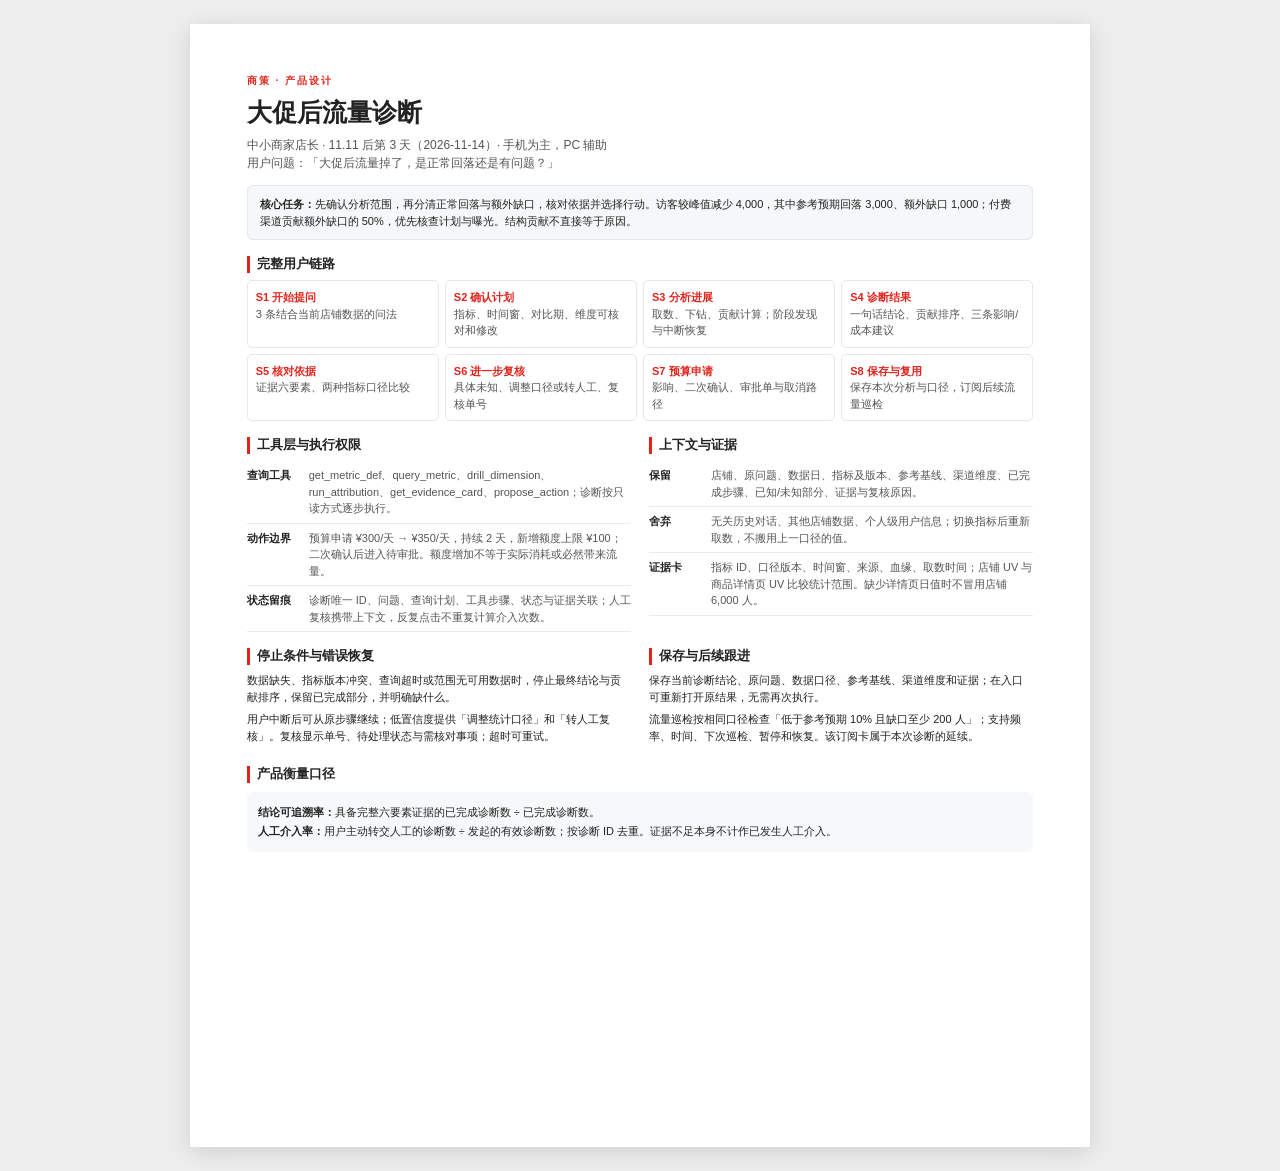
<file: docs/设计说明.html>
<!doctype html>
<html lang="zh-CN">
<head><meta charset="utf-8"><meta name="viewport" content="width=device-width,initial-scale=1">
<title>商策｜大促后流量诊断设计说明</title>
<style>
@page{size:A4;margin:13mm 15mm}*{box-sizing:border-box}body{margin:0;color:#222;font-family:-apple-system,BlinkMacSystemFont,"PingFang SC","Microsoft YaHei",sans-serif;font-size:11px;line-height:1.5}main{max-width:900px;margin:auto}.eyebrow{font-size:10px;font-weight:700;letter-spacing:2px;color:#e2231a}h1{font-size:25px;line-height:1.25;margin:9px 0 8px}h2{font-size:13px;line-height:1.3;margin:16px 0 7px;border-left:3px solid #e2231a;padding-left:7px}.lead{font-size:12px;color:#555;margin:0 0 13px}.scope{background:#f6f7f9;border:1px solid #e5e7eb;padding:10px 12px;border-radius:6px}.grid{display:grid;grid-template-columns:1fr 1fr;gap:0 18px}.flow{display:grid;grid-template-columns:repeat(4,1fr);gap:6px}.flow div{border:1px solid #e5e7eb;border-radius:5px;padding:8px;min-height:53px}.flow b{display:block;color:#e2231a}.flow span{color:#555}.rule{display:grid;grid-template-columns:62px 1fr;border-bottom:1px solid #e9eaed;padding:6px 0}.rule strong{color:#222}.rule span{color:#555}p{margin:4px 0 6px}.metric{background:#f7f8fa;border-radius:6px;padding:9px 11px;margin-top:9px}.metric p{margin:3px 0}@media screen{body{background:#eee;padding:24px}main{background:#fff;min-height:297mm;padding:13mm 15mm;box-shadow:0 5px 24px #0002}}@media print{main{padding:0;max-width:none}h2{break-after:avoid}}
</style></head>
<body><main>
<div class="eyebrow">商策 · 产品设计</div>
<h1>大促后流量诊断</h1>
<p class="lead">中小商家店长 · 11.11 后第 3 天（2026-11-14）· 手机为主，PC 辅助<br>用户问题：「大促后流量掉了，是正常回落还是有问题？」</p>
<div class="scope"><strong>核心任务：</strong>先确认分析范围，再分清正常回落与额外缺口，核对依据并选择行动。访客较峰值减少 4,000，其中参考预期回落 3,000、额外缺口 1,000；付费渠道贡献额外缺口的 50%，优先核查计划与曝光。结构贡献不直接等于原因。</div>
<h2>完整用户链路</h2>
<div class="flow">
<div><b>S1 开始提问</b><span>3 条结合当前店铺数据的问法</span></div><div><b>S2 确认计划</b><span>指标、时间窗、对比期、维度可核对和修改</span></div><div><b>S3 分析进展</b><span>取数、下钻、贡献计算；阶段发现与中断恢复</span></div><div><b>S4 诊断结果</b><span>一句话结论、贡献排序、三条影响/成本建议</span></div>
<div><b>S5 核对依据</b><span>证据六要素、两种指标口径比较</span></div><div><b>S6 进一步复核</b><span>具体未知、调整口径或转人工、复核单号</span></div><div><b>S7 预算申请</b><span>影响、二次确认、审批单与取消路径</span></div><div><b>S8 保存与复用</b><span>保存本次分析与口径，订阅后续流量巡检</span></div>
</div>
<div class="grid">
<section><h2>工具层与执行权限</h2>
<div class="rule"><strong>查询工具</strong><span>get_metric_def、query_metric、drill_dimension、run_attribution、get_evidence_card、propose_action；诊断按只读方式逐步执行。</span></div>
<div class="rule"><strong>动作边界</strong><span>预算申请 ¥300/天 → ¥350/天，持续 2 天，新增额度上限 ¥100；二次确认后进入待审批。额度增加不等于实际消耗或必然带来流量。</span></div>
<div class="rule"><strong>状态留痕</strong><span>诊断唯一 ID、问题、查询计划、工具步骤、状态与证据关联；人工复核携带上下文，反复点击不重复计算介入次数。</span></div></section>
<section><h2>上下文与证据</h2>
<div class="rule"><strong>保留</strong><span>店铺、原问题、数据日、指标及版本、参考基线、渠道维度、已完成步骤、已知/未知部分、证据与复核原因。</span></div>
<div class="rule"><strong>舍弃</strong><span>无关历史对话、其他店铺数据、个人级用户信息；切换指标后重新取数，不搬用上一口径的值。</span></div>
<div class="rule"><strong>证据卡</strong><span>指标 ID、口径版本、时间窗、来源、血缘、取数时间；店铺 UV 与商品详情页 UV 比较统计范围。缺少详情页日值时不冒用店铺 6,000 人。</span></div></section>
</div>
<div class="grid">
<section><h2>停止条件与错误恢复</h2>
<p>数据缺失、指标版本冲突、查询超时或范围无可用数据时，停止最终结论与贡献排序，保留已完成部分，并明确缺什么。</p>
<p>用户中断后可从原步骤继续；低置信度提供「调整统计口径」和「转人工复核」。复核显示单号、待处理状态与需核对事项；超时可重试。</p></section>
<section><h2>保存与后续跟进</h2>
<p>保存当前诊断结论、原问题、数据口径、参考基线、渠道维度和证据；在入口可重新打开原结果，无需再次执行。</p>
<p>流量巡检按相同口径检查「低于参考预期 10% 且缺口至少 200 人」；支持频率、时间、下次巡检、暂停和恢复。该订阅卡属于本次诊断的延续。</p></section>
</div>
<h2>产品衡量口径</h2>
<div class="metric"><p><strong>结论可追溯率：</strong>具备完整六要素证据的已完成诊断数 ÷ 已完成诊断数。</p><p><strong>人工介入率：</strong>用户主动转交人工的诊断数 ÷ 发起的有效诊断数；按诊断 ID 去重。证据不足本身不计作已发生人工介入。</p></div>
</main></body></html>
</file>
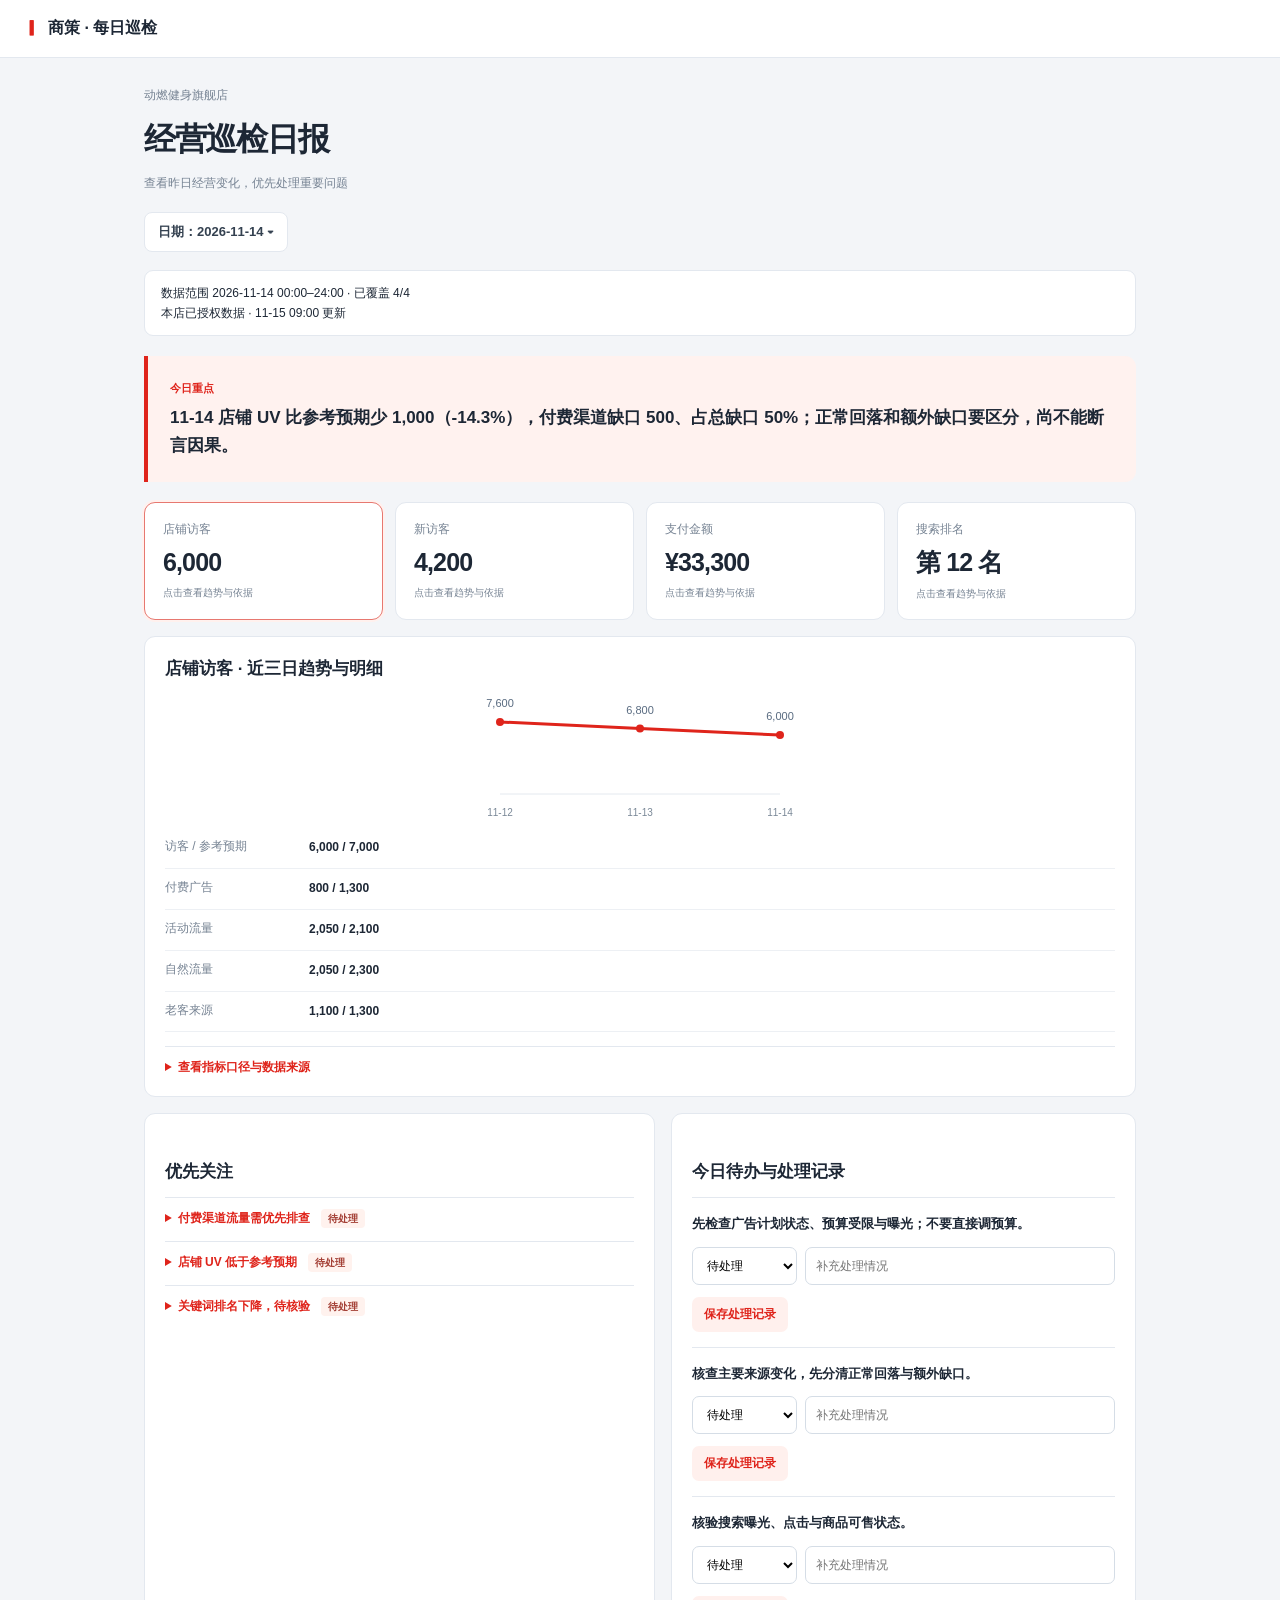
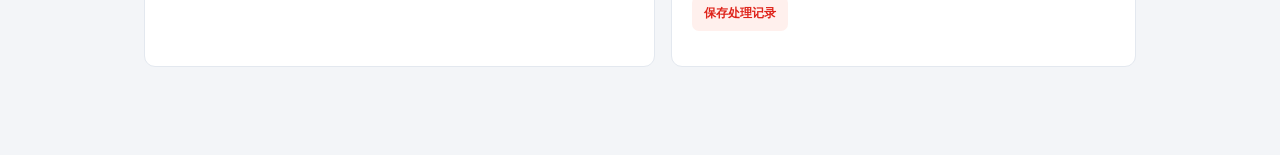
<file: docs/assignment-3/经营巡检日报.html>
<!doctype html><html lang="zh-CN"><head><meta charset="utf-8"><meta name="viewport" content="width=device-width,initial-scale=1"><title>动燃健身旗舰店 · 经营巡检日报</title><style>
:root{--red:#df241b;--ink:#1d2735;--muted:#768393;--line:#e3e8ef}*{box-sizing:border-box}body{margin:0;background:#f3f5f8;color:var(--ink);font-family:-apple-system,BlinkMacSystemFont,"PingFang SC",sans-serif}button,input,select{font:inherit}button{cursor:pointer}header{background:#fff;border-bottom:1px solid var(--line);padding:18px 24px;font-size:16px;font-weight:750}header span{color:var(--red);margin-right:8px}main{max-width:1040px;margin:28px auto;padding:0 24px 60px}h1{font-size:32px;letter-spacing:-.04em;margin:7px 0 10px}h2{font-size:17px;margin:0 0 14px}h3{font-size:14px;margin:0 0 9px}p{line-height:1.65}.shop,.muted{font-size:12px;color:var(--muted)}.dates{display:flex;gap:8px;flex-wrap:wrap;margin:19px 0}.dates button{border:1px solid var(--line);border-radius:8px;background:#fff;padding:10px 16px;color:#68788a;font-size:12px}.dates .active{background:#fff0ed;color:var(--red);border-color:#edb6b0}.scope{border:1px solid var(--line);padding:12px 16px;background:#fff;border-radius:9px;font-size:12px;line-height:1.7}.summary{padding:22px;background:#fff2ef;border-left:4px solid var(--red);border-radius:0 11px 11px 0;margin:20px 0}.summary small{color:var(--red);font-size:11px;font-weight:750}.summary p{font-size:17px;font-weight:650;margin:8px 0 0}.grid{display:grid;grid-template-columns:repeat(4,1fr);gap:12px}.kpi{border:1px solid var(--line);background:#fff;border-radius:11px;text-align:left;padding:18px;display:grid;gap:8px;color:var(--ink)}.kpi.active{border-color:#e77870;box-shadow:0 0 0 2px #fff1ee}.kpi span{font-size:12px;color:var(--muted)}.kpi b{font-size:25px;letter-spacing:-.035em}.kpi small{font-size:10px;color:var(--muted)}.panel{background:#fff;border:1px solid var(--line);border-radius:11px;padding:20px;margin:16px 0}.layout{display:grid;grid-template-columns:1.1fr 1fr;gap:16px}.layout>.panel{margin:0}.line{display:grid;grid-template-columns:130px 1fr;gap:14px;padding:10px 0;border-bottom:1px solid #edf0f4;font-size:12px}.line span{color:var(--muted)}.line b{font-weight:550;line-height:1.65;overflow-wrap:anywhere}details{border-top:1px solid var(--line);padding-top:12px;margin-top:14px}summary{color:var(--red);font-size:12px;cursor:pointer;font-weight:650}section>h2{margin-top:26px}.task{border-top:1px solid var(--line);padding:15px 0}.task strong{font-size:13px;line-height:1.65;display:block}.form{display:grid;grid-template-columns:105px 1fr;gap:8px;margin:12px 0}.form input,.form select{min-width:0;width:100%;border:1px solid #d5dde6;border-radius:7px;padding:10px;font-size:12px;background:#fff}.save{border:0;background:#fff0ed;color:var(--red);padding:9px 12px;border-radius:7px;font-size:12px;font-weight:700}.follow{padding:13px 0;border-top:1px solid var(--line);font-size:12px;line-height:1.7}.follow b{display:block}.follow small{color:var(--muted)}.warning{font-size:12px;padding:12px;background:#fff7e8;color:#9a6927}.trend{width:100%;height:130px}.flash{color:#31744c;font-size:12px}.badge{font-size:10px;color:#a33e34;background:#fff2ee;padding:4px 7px;border-radius:4px;margin-left:8px}@media(max-width:650px){main{padding:0 17px 40px;margin-top:23px}h1{font-size:27px}.grid{grid-template-columns:1fr 1fr;gap:8px}.kpi{padding:13px}.kpi b{font-size:22px}.layout{grid-template-columns:1fr}.line{grid-template-columns:96px 1fr;gap:10px}.panel{padding:16px}}.date-picker{position:relative;margin:18px 0}.date-picker>button{border:1px solid var(--line);border-radius:8px;background:#fff;padding:10px 13px;color:#344150;font-size:13px;font-weight:700}.date-calendar{width:min(100%,300px);background:#fff;border:1px solid var(--line);border-radius:11px;padding:14px;box-shadow:0 12px 28px rgba(19,26,36,.12);margin-top:8px;position:relative;z-index:2}.date-calendar>strong{display:block;font-size:13px;margin-bottom:10px}.date-calendar-grid{display:grid;grid-template-columns:repeat(7,minmax(0,1fr));gap:3px;text-align:center}.date-calendar-grid>span,.date-calendar-grid>button{height:34px;display:grid;place-items:center;font-size:12px}.date-calendar-weekday{color:#84909d}.date-calendar-grid>button{border:0;border-radius:7px;background:#fff;color:#344150}.date-calendar-grid>button:hover:not(:disabled){background:#fff0ee;color:var(--red)}.date-calendar-grid>button.selected{background:var(--red);color:#fff}.date-calendar-grid>button:disabled{color:#c1c8d0;background:transparent;opacity:1}</style></head><body><header><span>▎</span>商策 · 每日巡检</header><main id="content"></main><script type="application/json" id="report-data">{"reports":[{"shopId":"demo-fitness-001","shopName":"动燃健身旗舰店","date":"2026-11-12","simulatedRunAt":"2026-11-13 09:00 Asia/Shanghai","mock":true,"status":"partial","completeness":"1/4","selectedDomains":["traffic","audience","transaction","ranking"],"missing":["用户","交易","排名"],"metrics":{"traffic":{"actual":7600,"expected":7800,"peak":10000,"value":7600,"gap":200,"gapRatio":0.02564102564102564,"paid":null,"channels":null,"quality":"complete","note":"渠道明细未覆盖，只有店铺汇总。","evidence":{"id":"EV-2026-11-12-SHOP_UV_001","metricId":"SHOP_UV_001","version":"v1.0","unit":"人","definition":"北京时间自然日店铺去重访客；四个互斥主来源渠道合计为店铺 UV。","numerator":7600,"denominator":7800,"timeWindow":"2026-11-12 00:00–24:00 Asia/Shanghai","source":"mock_store_traffic_daily","lineage":"主来源归因明细 → 店铺日去重 UV","fetchedAt":"2026-11-13 08:45:00 Asia/Shanghai","qualityStatus":"complete"}},"audience":{"value":null,"quality":"unavailable","note":"当日用户分层未覆盖；不可判断结构变化。","evidence":null},"transaction":{"value":null,"quality":"unavailable","note":"当日交易明细未覆盖；不可判断变化。","evidence":null},"ranking":{"value":null,"quality":"unavailable","note":"当日关键词排名未覆盖。","evidence":null}},"alerts":[],"tasks":[],"followup":null,"followups":[],"summary":"11-12 店铺 UV 比参考预期少 200（-2.6%）；正常回落和额外缺口要区分，尚不能断言因果。","version":"1.0.0","reportId":"REPORT-2026-11-12-traffic-audience-transaction-ranking-1.0.0"},{"shopId":"demo-fitness-001","shopName":"动燃健身旗舰店","date":"2026-11-13","simulatedRunAt":"2026-11-14 09:00 Asia/Shanghai","mock":true,"status":"partial","completeness":"1/4","selectedDomains":["traffic","audience","transaction","ranking"],"missing":["用户","交易","排名"],"metrics":{"traffic":{"actual":6800,"expected":7200,"peak":10000,"value":6800,"gap":400,"gapRatio":0.05555555555555555,"paid":null,"channels":null,"quality":"complete","note":"渠道明细未覆盖，只有店铺汇总。","evidence":{"id":"EV-2026-11-13-SHOP_UV_001","metricId":"SHOP_UV_001","version":"v1.0","unit":"人","definition":"北京时间自然日店铺去重访客；四个互斥主来源渠道合计为店铺 UV。","numerator":6800,"denominator":7200,"timeWindow":"2026-11-13 00:00–24:00 Asia/Shanghai","source":"mock_store_traffic_daily","lineage":"主来源归因明细 → 店铺日去重 UV","fetchedAt":"2026-11-14 08:45:00 Asia/Shanghai","qualityStatus":"complete"}},"audience":{"value":null,"quality":"unavailable","note":"当日用户分层未覆盖；不可判断结构变化。","evidence":null},"transaction":{"value":null,"quality":"unavailable","note":"当日交易明细未覆盖；不可判断变化。","evidence":null},"ranking":{"value":null,"quality":"unavailable","note":"当日关键词排名未覆盖。","evidence":null}},"alerts":[],"tasks":[],"followup":null,"followups":[],"summary":"11-13 店铺 UV 比参考预期少 400（-5.6%）；正常回落和额外缺口要区分，尚不能断言因果。","version":"1.0.0","reportId":"REPORT-2026-11-13-traffic-audience-transaction-ranking-1.0.0"},{"shopId":"demo-fitness-001","shopName":"动燃健身旗舰店","date":"2026-11-14","simulatedRunAt":"2026-11-15 09:00 Asia/Shanghai","mock":true,"status":"complete","completeness":"4/4","selectedDomains":["traffic","audience","transaction","ranking"],"missing":[],"metrics":{"traffic":{"actual":6000,"expected":7000,"peak":10000,"value":6000,"gap":1000,"gapRatio":0.14285714285714285,"paid":{"actual":800,"expected":1300,"gap":500,"gapRatio":0.38461538461538464,"contribution":0.5},"channels":{"paid":{"actual":800,"expected":1300},"campaign":{"actual":2050,"expected":2100},"organic":{"actual":2050,"expected":2300},"returning_source":{"actual":1100,"expected":1300}},"quality":"complete","note":"主来源四渠道互斥、合计为店铺 UV。","evidence":{"id":"EV-2026-11-14-SHOP_UV_001","metricId":"SHOP_UV_001","version":"v1.0","unit":"人","definition":"北京时间自然日店铺去重访客；四个互斥主来源渠道合计为店铺 UV。","numerator":6000,"denominator":7000,"timeWindow":"2026-11-14 00:00–24:00 Asia/Shanghai","source":"mock_store_traffic_daily","lineage":"主来源归因明细 → 店铺日去重 UV","fetchedAt":"2026-11-15 08:45:00 Asia/Shanghai","qualityStatus":"complete"}},"audience":{"value":4200,"newVisitors":4200,"returningVisitors":1800,"quality":"complete","note":"新访客与回访访客互斥；与老客主来源渠道是不同维度。暂无可比基线，不判异常。","evidence":{"id":"EV-2026-11-14-NEW_VISITORS_001","metricId":"NEW_VISITORS_001","version":"v1.0","unit":"人","definition":"当日首次访问店铺的去重访客。","numerator":4200,"denominator":6000,"timeWindow":"2026-11-14 00:00–24:00 Asia/Shanghai","source":"mock_store_audience_daily","lineage":"访客历史访问状态 → 新访客","fetchedAt":"2026-11-15 08:45:00 Asia/Shanghai","qualityStatus":"complete","domain":"audience"}},"transaction":{"value":33300,"buyers":180,"orders":180,"aov":185,"conversion":0.03,"quality":"complete","note":"支付金额未扣退款；暂无交易可比基线，不判异常。","evidence":{"id":"EV-2026-11-14-PAID_GMV_001","metricId":"PAID_GMV_001","version":"v1.0","unit":"元","definition":"当日已支付订单成交金额；未扣退款。","numerator":33300,"denominator":180,"timeWindow":"2026-11-14 00:00–24:00 Asia/Shanghai","source":"mock_store_transaction_daily","lineage":"支付订单金额 → GMV","fetchedAt":"2026-11-15 08:45:00 Asia/Shanghai","qualityStatus":"complete","domain":"transaction"}},"ranking":{"value":12,"previous":6,"delta":6,"keyword":"普拉提弹力带","quality":"complete","note":"采样条件一致；排名下降是线索，不是流量因果证明。","evidence":{"id":"EV-2026-11-14-SEARCH_RANK_001","metricId":"SEARCH_RANK_001","version":"v1.0","unit":"名","definition":"固定搜索词在相同设备、地域、采样时点下的搜索排名；越小越靠前。","numerator":12,"denominator":6,"timeWindow":"2026-11-14 00:00–24:00 Asia/Shanghai","source":"mock_search_rank_snapshot","lineage":"关键词采样条件 → 可比排名快照","fetchedAt":"2026-11-15 08:45:00 Asia/Shanghai","qualityStatus":"complete","domain":"ranking","previousAt":"2026-11-13 10:00 Asia/Shanghai","conditions":"移动端·北京·自然搜索·10:00 / 移动端·北京·自然搜索·10:00"}}},"alerts":[{"incidentId":"INC-PAID-GAP","alertInstanceId":"INC-PAID-GAP-2026-11-14","kind":"paid","priority":1,"title":"付费渠道流量需优先排查","gap":500,"threshold":"相对下降 ≥15% 且绝对缺口 ≥200 人","certainty":"待排查","status":"待处理","impact":"付费渠道，是店铺 UV 额外缺口的一部分","evidence":{"id":"EV-2026-11-14-SHOP_UV_001-paid","metricId":"SHOP_UV_001","version":"v1.0","unit":"人","definition":"北京时间自然日店铺去重访客；四个互斥主来源渠道合计为店铺 UV。","numerator":800,"denominator":1300,"timeWindow":"2026-11-14 00:00–24:00 Asia/Shanghai","source":"mock_store_traffic_daily","lineage":"主来源归因明细 → 店铺日去重 UV","fetchedAt":"2026-11-15 08:45:00 Asia/Shanghai","qualityStatus":"complete","dimension":"paid","domain":"traffic","contribution":0.5},"action":"先检查广告计划状态、预算受限与曝光；不要直接调预算。","exclusion":"渠道结构贡献不等于成因；需核查广告计划、曝光及其他因素"},{"incidentId":"INC-UV-GAP","alertInstanceId":"INC-UV-GAP-2026-11-14","kind":"traffic","priority":2,"title":"店铺 UV 低于参考预期","gap":1000,"threshold":"相对下降 ≥10% 且绝对缺口 ≥200 人","certainty":"待排查","status":"待处理","impact":"店铺整体访客","evidence":{"id":"EV-2026-11-14-SHOP_UV_001","metricId":"SHOP_UV_001","version":"v1.0","unit":"人","definition":"北京时间自然日店铺去重访客；四个互斥主来源渠道合计为店铺 UV。","numerator":6000,"denominator":7000,"timeWindow":"2026-11-14 00:00–24:00 Asia/Shanghai","source":"mock_store_traffic_daily","lineage":"主来源归因明细 → 店铺日去重 UV","fetchedAt":"2026-11-15 08:45:00 Asia/Shanghai","qualityStatus":"complete"},"action":"核查主要来源变化，先分清正常回落与额外缺口。","exclusion":"渠道结构贡献不等于成因；需核查广告计划、曝光及其他因素"},{"incidentId":"INC-RANK-DROP","alertInstanceId":"INC-RANK-DROP-2026-11-14","kind":"ranking","priority":3,"title":"关键词排名下降，待核验","gap":6,"delta":6,"threshold":"同条件排名下降 ≥5 位","certainty":"待核验","status":"待处理","impact":"单个搜索词的排名线索","evidence":{"id":"EV-2026-11-14-SEARCH_RANK_001","metricId":"SEARCH_RANK_001","version":"v1.0","unit":"名","definition":"固定搜索词在相同设备、地域、采样时点下的搜索排名；越小越靠前。","numerator":12,"denominator":6,"timeWindow":"2026-11-14 00:00–24:00 Asia/Shanghai","source":"mock_search_rank_snapshot","lineage":"关键词采样条件 → 可比排名快照","fetchedAt":"2026-11-15 08:45:00 Asia/Shanghai","qualityStatus":"complete","domain":"ranking","previousAt":"2026-11-13 10:00 Asia/Shanghai","conditions":"移动端·北京·自然搜索·10:00 / 移动端·北京·自然搜索·10:00"},"action":"核验搜索曝光、点击与商品可售状态。","exclusion":"未证明排名变化导致 UV 下降"}],"tasks":[{"taskId":"TASK-INC-PAID-GAP-2026-11-14","incidentId":"INC-PAID-GAP","alertInstanceId":"INC-PAID-GAP-2026-11-14","title":"先检查广告计划状态、预算受限与曝光；不要直接调预算。","status":"pending","gap":500},{"taskId":"TASK-INC-UV-GAP-2026-11-14","incidentId":"INC-UV-GAP","alertInstanceId":"INC-UV-GAP-2026-11-14","title":"核查主要来源变化，先分清正常回落与额外缺口。","status":"pending","gap":1000},{"taskId":"TASK-INC-RANK-DROP-2026-11-14","incidentId":"INC-RANK-DROP","alertInstanceId":"INC-RANK-DROP-2026-11-14","title":"核验搜索曝光、点击与商品可售状态。","status":"pending","gap":6}],"followup":null,"followups":[],"summary":"11-14 店铺 UV 比参考预期少 1,000（-14.3%），付费渠道缺口 500、占总缺口 50%；正常回落和额外缺口要区分，尚不能断言因果。","version":"1.0.0","reportId":"REPORT-2026-11-14-traffic-audience-transaction-ranking-1.0.0"}],"feedback":[],"selectedDate":"2026-11-14"}</script><script>const getReportWindow=function getReportWindow(reports, selectedDate) {
  const first = new Date(Date.parse(`${selectedDate}T00:00:00Z`) - 2 * 86400000).toISOString().slice(0, 10);
  return reports.filter(report => report.date >= first && report.date <= selectedDate).sort((left, right) => left.date.localeCompare(right.date));
};const getReportMetricSeries=function getReportMetricSeries(reports, metricId, selectedDate = reports.at(-1)?.date) {
  return getReportWindow(reports, selectedDate).map((report, index) => ({ index, date: report.date, value: report.metrics[metricId]?.value }))
    .filter(point => typeof point.value === 'number' && Number.isFinite(point.value));
};const renderDateCalendar=function renderDateCalendar(selectedDate, availableDates, actionAttribute, actionPrefix) {
  const [year, month] = selectedDate.split('-').map(Number);
  const firstDay = (new Date(Date.UTC(year, month - 1, 1)).getUTCDay() + 6) % 7;
  const daysInMonth = new Date(Date.UTC(year, month, 0)).getUTCDate();
  const allowed = new Set(availableDates);
  const cells = Array.from({ length: firstDay }, () => '<span class="date-calendar-empty"></span>');
  for (let day = 1; day <= daysInMonth; day++) {
    const date = `${year}-${String(month).padStart(2, '0')}-${String(day).padStart(2, '0')}`;
    cells.push(`<button type="button" ${actionAttribute}="${actionPrefix}${date}" aria-label="${date}" aria-pressed="${date === selectedDate}" ${allowed.has(date) ? '' : 'disabled'} class="${date === selectedDate ? 'selected' : ''}">${day}</button>`);
  }
  return `<div class="date-calendar" role="group" aria-label="选择分析日期"><strong>${year}年${month}月</strong><div class="date-calendar-grid">${['一','二','三','四','五','六','日'].map(day => `<span class="date-calendar-weekday">${day}</span>`).join('')}${cells.join('')}</div></div>`;
};const selectReportFeedback=function selectReportFeedback(items, date) {
  const seen = new Set();
  return [...items].sort((left, right) => {
    const byDate = (right.sourceDate || right.createdAt?.slice(0,10) || '').localeCompare(left.sourceDate || left.createdAt?.slice(0,10) || '');
    if (byDate) return byDate;
    return (right.revision || 0) - (left.revision || 0) || String(right.createdAt || '').localeCompare(String(left.createdAt || ''));
  }).filter(item => {
    const sourceDate = item.sourceDate || item.createdAt?.slice(0,10) || '';
    if (sourceDate > date || seen.has(item.incidentId)) return false;
    seen.add(item.incidentId); return true;
  });
};(function bootReport() {
  const data = JSON.parse(document.getElementById('report-data').textContent);
  const storageKey = `merchant-export-report-feedback-v2-${data.reports[0].shopId || 'current-shop'}`;
  let stored = [];
  try { stored = JSON.parse(localStorage.getItem(storageKey) || '[]'); } catch {}
  if (!Array.isArray(stored)) stored = [];
  const revisions = [...stored, ...(data.feedback || [])].filter((item, index, items) => index === items.findIndex(other =>
    ['incidentId','sourceDate','createdAt','revision','status','note'].every(key => other[key] === item[key])));
  let date = data.reports.some(report => report.date === data.selectedDate) ? data.selectedDate : data.reports[0].date;
  let selected = Object.keys(data.reports.find(report => report.date === date).metrics)[0], notice = '', calendarOpen = false;
  const labels = { traffic: '店铺访客', audience: '新访客', transaction: '支付金额', ranking: '搜索排名' };
  const statuses = { pending: '待处理', done: '已处理', deferred: '暂缓', not_applicable: '不适用' };
  const esc = value => String(value ?? '').replace(/[&<>"']/g, char => ({'&':'&amp;','<':'&lt;','>':'&gt;','"':'&quot;',"'":'&#39;'}[char]));
  const num = value => typeof value === 'number' && Number.isFinite(value) ? value.toLocaleString('zh-CN') : '暂不可用';
  const pct = value => `${(value*100).toFixed(1)}%`;
  const line = (label,value) => `<div class="line"><span>${esc(label)}</span><b>${esc(value)}</b></div>`;
  const currentFeedback = id => selectReportFeedback(revisions, date).find(item => item.incidentId === id);
  const evidence = card => card ? `<details><summary>查看指标口径与数据来源</summary>${line('指标 / 版本',`${card.metricId} / ${card.version}`)}${line('定义',card.definition)}${line('分子 / 分母',`${card.numerator} / ${card.denominator}`)}${line('统计时间',card.timeWindow.replace('Asia/Shanghai','北京时间'))}${line('来源',card.metricId.includes('RANK') ? '搜索排名快照' : card.metricId.includes('UV') ? '店铺流量日报' : card.metricId.includes('VISITORS') ? '用户分析日报' : '支付订单明细')}${line('数据血缘',card.lineage)}${line('取数时间',card.fetchedAt.replace('Asia/Shanghai','北京时间'))}</details>` : '<p class="muted">该指标数据待更新。</p>';
  function render() {
    const report = data.reports.find(item => item.date === date), metric = report.metrics[selected];
    const detail = selected === 'traffic' ? line('访客 / 参考预期',`${num(metric.actual)} / ${num(metric.expected)}`) + (metric.channels ? Object.entries(metric.channels).map(([id,row])=>line({paid:'付费广告',campaign:'活动流量',organic:'自然流量',returning_source:'老客来源'}[id],`${num(row.actual)} / ${num(row.expected)}`)).join('') : '')
      : selected === 'audience' ? line('新访客',num(metric.newVisitors))+line('回访访客',num(metric.returningVisitors))
        : selected === 'transaction' ? line('支付金额',`¥${num(metric.value)}`)+line('支付买家 / 订单',`${metric.buyers} 人 / ${metric.orders} 单`)+line('支付转化率',metric.conversion == null ? '口径待确认' : pct(metric.conversion))+line('订单客单价',`¥${metric.aov}`)
          : line('关键词',metric.keyword)+line('前次 / 当前',`第 ${metric.previous} / ${metric.value} 名`)+line('采样条件',metric.evidence?.conditions);
    const windowReports = getReportWindow(data.reports, date);
    const values = getReportMetricSeries(data.reports, selected, date), rawValues = values.map(point => point.value);
    const max = Math.max(...rawValues,1), min = Math.min(...rawValues,0), span = max-min || 1;
    const plotted = values.map(point => ({ ...point, x: 40+point.index*140, y: 90-(point.value-min)/span*62 }));
    const points = plotted.map(point=>`${point.x},${point.y}`).join(' ');
    document.getElementById('content').innerHTML = `<p class="shop">${esc(report.shopName)}</p><h1>经营巡检日报</h1><p class="muted">查看昨日经营变化，优先处理重要问题</p><div class="date-picker"><button data-toggle-calendar aria-expanded="${calendarOpen}">日期：${date} ▾</button>${calendarOpen ? renderDateCalendar(date, data.reports.map(row=>row.date), 'data-date', '') : ''}</div>
      <div class="scope">数据范围 ${date} 00:00–24:00 · 已覆盖 ${report.completeness}<br>本店已授权数据 · ${report.simulatedRunAt.slice(5,16)} 更新</div>${report.missing.length?`<p class="warning">${esc(report.missing.join('、'))}数据待补充，相关变化暂无法判断。</p>`:''}
      <div class="summary"><small>今日重点</small><p>${esc(report.summary)}</p></div><div class="grid">${Object.entries(report.metrics).map(([id,item])=>`<button class="kpi ${id===selected?'active':''}" data-metric="${id}"><span>${labels[id]}</span><b>${item.value==null?'待更新':`${id==='transaction'?'¥':id==='ranking'?'第 ':''}${num(item.value)}${id==='ranking'?' 名':''}`}</b><small>点击查看趋势与依据</small></button>`).join('')}</div>
      <div class="panel"><h2>${labels[selected]} · 近三日趋势与明细</h2>${plotted.length ? `<svg class="trend" viewBox="0 0 360 130" role="img" aria-label="截至${date}的近三日指标趋势"><path d="M40 100 H320" stroke="#e4e9ef"/>${plotted.length > 1 ? `<polyline points="${points}" stroke="#df241b" stroke-width="3" fill="none"/>` : ''}${plotted.map(point=>`<circle cx="${point.x}" cy="${point.y}" r="4" fill="#df241b"/><text x="${point.x}" y="${point.y-15}" text-anchor="middle" font-size="11" fill="#596b80">${num(point.value)}</text>`).join('')}${windowReports.map((row,index)=>`<text x="${40+index*140}" y="122" text-anchor="middle" font-size="10" fill="#7b8998">${row.date.slice(5)}</text>`).join('')}</svg>` : '<p class="muted">该指标暂缺可比较的趋势数据。</p>'}${detail}${evidence(metric.evidence)}</div>
      <div class="layout"><section class="panel"><h2>优先关注</h2>${report.alerts.length?report.alerts.map(alert=>`<details data-alert="${alert.incidentId}"><summary>${esc(alert.title)} <span class="badge">${statuses[currentFeedback(alert.incidentId)?.status||'pending']}</span></summary><p>${esc(alert.action)}</p>${line('变化',`${num(alert.gap)} ${alert.kind==='ranking'?'位':'人'}`)}${line('关注条件',alert.threshold)}${line('仍需核验',alert.exclusion)}${evidence(alert.evidence)}</details>`).join(''):'<p class="muted">已更新指标暂未触发新的异常。</p>'}
      ${report.followups.length?`<h2 style="margin-top:25px">上次问题的后续变化</h2>${report.followups.map(row=>`<div class="follow"><b>${esc(row.title)} · ${statuses[currentFeedback(row.incidentId)?.status||'pending']}</b>缺口 ${num(row.previousGap)} → ${num(row.currentGap)} 人<br><small>${row.recoveryStatus==='ongoing'?'仍需继续关注':'已低于提醒阈值，继续观察'}；处理与恢复分别核实。</small></div>`).join('')}`:''}</section>
      <section class="panel"><h2>今日待办与处理记录</h2>${notice?`<p class="flash" role="status">${notice}</p>`:''}${report.tasks.map(task=>{const feedback=currentFeedback(task.incidentId);return `<div class="task"><strong>${esc(task.title)}</strong><div class="form"><select aria-label="处理状态" data-status="${task.incidentId}">${Object.entries(statuses).map(([key,label])=>`<option value="${key}" ${(feedback?.status||'pending')===key?'selected':''}>${label}</option>`).join('')}</select><input aria-label="处理备注" maxlength="300" data-note="${task.incidentId}" placeholder="补充处理情况" value="${esc(feedback?.note||'')}"></div><button class="save" data-feedback="${task.incidentId}">保存处理记录</button></div>`;}).join('')||'<p class="muted">暂无需要处理的事项。</p>'}</section></div>`;
  }
  document.addEventListener('click',event=>{
    const button=event.target.closest('button');if(!button)return;
    if(button.dataset.toggleCalendar !== undefined){calendarOpen=!calendarOpen;render();}
    else if(button.dataset.date){date=button.dataset.date;calendarOpen=false;notice='';render();}
    else if(button.dataset.metric){selected=button.dataset.metric;render();}
    else if(button.dataset.feedback){
      const id=button.dataset.feedback,status=document.querySelector(`[data-status="${id}"]`).value,note=document.querySelector(`[data-note="${id}"]`).value.slice(0,300);
      const revision=1+Math.max(0,...revisions.filter(item=>item.incidentId===id).map(item=>item.revision||0));
      revisions.unshift({incidentId:id,status,note,sourceDate:date,createdAt:new Date().toISOString(),revision});
      try{localStorage.setItem(storageKey,JSON.stringify(revisions));}catch{}
      notice='处理记录已保存';render();
    }
  });
  render();
})();</script></body></html>
</file>
<file: src/styles.css>
:root{--red:#e2231a;--red-dark:#c71b13;--ink:#171b23;--muted:#66707f;--line:#e7e9ed;--soft:#f6f7f9;--red-soft:#fff1f0;--warning:#fff8ed;--shadow:0 18px 55px rgba(19,26,36,.10)}
*{box-sizing:border-box}
html{scroll-behavior:smooth}
body{margin:0;color:var(--ink);background:#f0f2f5;font-family:-apple-system,BlinkMacSystemFont,"PingFang SC","Microsoft YaHei","Noto Sans CJK SC",sans-serif;-webkit-font-smoothing:antialiased}
button,input,select{font:inherit}
button{cursor:pointer}
button:focus-visible,input:focus-visible,select:focus-visible,summary:focus-visible{outline:3px solid #86a9ff;outline-offset:2px}
button:disabled{cursor:not-allowed;opacity:.55}
.icon{width:18px;height:18px;flex:none;vertical-align:-3px}
.app-shell{min-height:100vh;display:flex;justify-content:center;position:relative}
.phone-surface{width:min(100%,430px);min-height:100vh;background:#fff;box-shadow:var(--shadow);position:relative}
.desktop-rail{width:252px;position:fixed;top:74px;right:calc(50% + 236px);color:#4f5968}
.rail-brand{display:flex;align-items:center;gap:10px;font-weight:800;font-size:31px;color:var(--ink)}
.brand-mark{display:inline-block;width:5px;height:22px;background:var(--red);border-radius:2px;flex:none}
.desktop-rail>p{font-size:15px;margin:10px 0 34px}
.rail-scope{font-size:13px;line-height:1.7;padding:15px 0;border-top:1px solid #dce0e5;border-bottom:1px solid #dce0e5}
.desktop-rail ol{list-style:none;margin:24px 0;padding:0}.desktop-rail li{padding:12px 10px;display:flex;gap:14px;align-items:center;font-size:13px;border-radius:8px}.desktop-rail li span{font-size:11px;font-weight:800;color:#8d949f}.desktop-rail li.active{background:#fff;color:var(--red);font-weight:700;box-shadow:0 3px 12px #dce0e5}.desktop-rail li.active span{color:var(--red)}.desktop-rail>small{font-size:11px;color:#8b929d}
.topbar{height:58px;position:sticky;top:0;z-index:20;display:flex;justify-content:space-between;align-items:center;gap:8px;padding:0 19px;background:#fff;border-bottom:1px solid var(--line)}
.topbar-left{display:flex;align-items:center;gap:11px;min-width:0}.topbar-left strong{font-size:17px;white-space:nowrap;overflow:hidden;text-overflow:ellipsis;letter-spacing:-.02em}.topbar-right{font-size:10px;color:#89919d;white-space:nowrap}
.icon-button{border:0;background:transparent;width:28px;height:34px;display:grid;place-items:center;margin-left:-6px;color:var(--ink)}
.demo-bar{height:40px;position:sticky;top:58px;z-index:19;padding:0 19px;background:#fafbfc;border-bottom:1px solid var(--line);display:flex;align-items:center;justify-content:space-between;font-size:11px;color:#6b7481}
.demo-bar>span{display:flex;align-items:center;gap:6px}.demo-dot{width:6px;height:6px;background:var(--red);border-radius:50%}.demo-bar label{white-space:nowrap}.demo-bar select{border:0;background:transparent;color:#3a4656;font-size:11px;font-weight:700;max-width:100px}
.screen{padding:26px 20px 120px;min-height:calc(100vh - 98px);overflow-wrap:anywhere}.screen h1{font-size:26px;line-height:1.28;letter-spacing:-.035em;margin:8px 0 10px;font-weight:800}.screen h2{font-size:16px;letter-spacing:-.015em;margin:0;font-weight:760}.screen p{line-height:1.58}.intro-spacer{height:38px}.shop-kicker,.step-label{font-size:12px;color:var(--red);font-weight:750;letter-spacing:.02em;margin:0 0 10px}.screen-entry h1{font-size:31px;line-height:1.25;margin:0 0 14px}.lead{color:#515d6b;font-size:14px;margin:0;line-height:1.7!important}.sublead{font-size:13px;color:var(--muted);margin:0 0 20px}.footnote,.tiny{font-size:11px;color:#7e8794;line-height:1.6}.footnote{margin-top:17px}
.entry-signal{margin:28px 0 34px;padding:20px 17px 18px;border:1px solid #f2d4d1;background:#fffafa;border-radius:14px;display:flex;align-items:center;gap:11px;position:relative}.entry-signal>div{display:flex;flex-direction:column;min-width:0;flex:1}.entry-signal span{font-size:11px;color:#78818c}.entry-signal strong{font-size:25px;letter-spacing:-.04em;margin-top:4px}.entry-signal .red,.red{color:var(--red)!important}.signal-arrow{font-size:22px!important;color:#b4bbc4!important}.entry-signal em{font-style:normal;position:absolute;right:16px;top:-13px;background:var(--red);color:#fff;border-radius:4px;padding:5px 8px;font-size:11px;font-weight:800}
.section-title{margin:0 0 12px!important}.question-list{border-top:1px solid var(--line)}.question-row{width:100%;border:0;border-bottom:1px solid var(--line);background:#fff;padding:17px 0;text-align:left;display:flex;align-items:flex-start;gap:10px;color:var(--ink);font-size:14px;font-weight:640;line-height:1.45}.question-row:hover{color:var(--red)}.question-row .icon{margin-left:auto;color:#a2aab4;width:16px;height:16px;margin-top:2px}.question-index{font-size:10px;color:var(--red);font-weight:800;background:var(--red-soft);padding:3px 5px;border-radius:4px;margin-top:1px}.question-row>span:nth-child(2){flex:1}
.scope-line{display:flex;align-items:center;flex-wrap:wrap;gap:5px;padding:11px 12px;margin:17px 0 22px;background:#f8f9fb;border:1px solid var(--line);border-radius:8px;font-size:11px;color:#5d6877}.scope-line .icon{width:14px;height:14px;color:#707b89}.scope-line span{color:#b2b9c1}
.section-head{margin:24px 0 11px;display:flex;justify-content:space-between;align-items:center;gap:8px}.section-head h2{font-size:16px}.text-button,.inline-link{color:var(--red);background:none;border:0;font-size:12px;font-weight:700;padding:4px 0}.text-button .icon,.inline-link .icon{width:13px;height:13px}.small-muted{font-size:11px;color:#89929e;white-space:nowrap}
.plan-list{border-top:1px solid var(--line)}.plan-row{padding:14px 0;border-bottom:1px solid var(--line);display:grid;grid-template-columns:82px 1fr;gap:2px 10px;align-items:start}.plan-row>span{color:#7a8490;font-size:12px;padding-top:2px}.plan-row>strong{font-size:13px;font-weight:720;min-width:0}.plan-row>small{grid-column:2;color:#929ba5;font-size:11px}.plan-row select{max-width:100%;border:1px solid #ccd2dc;border-radius:7px;background:#fff;padding:8px 6px;font-size:12px;color:var(--ink);width:100%}.callout{display:flex;gap:8px;padding:12px;margin-top:20px;background:#f5f7fa;color:#637084;font-size:11px;line-height:1.5;border-radius:8px}.callout .icon{width:15px;height:15px}.inline-error{color:#a51e18;background:#fff1f0;border:1px solid #f8ccc8;border-radius:8px;padding:11px;font-size:12px}.inline-note{color:#356a47;background:#f0f8f3;border-radius:8px;padding:11px;font-size:12px}
.sticky-actions{position:fixed;bottom:0;left:50%;transform:translateX(-50%);z-index:25;width:min(100%,430px);padding:12px 20px max(14px,env(safe-area-inset-bottom));display:flex;gap:8px;background:linear-gradient(180deg,rgba(255,255,255,.91),#fff 22%);border-top:1px solid #eceff2;box-shadow:0 -8px 18px rgba(255,255,255,.9)}.btn{min-height:47px;border-radius:9px;padding:10px 12px;font-size:14px;font-weight:750;display:flex;align-items:center;justify-content:center;gap:5px;line-height:1.25;flex:1}.btn-primary{border:1px solid var(--red);background:var(--red);color:#fff}.btn-primary:hover{background:var(--red-dark)}.btn-secondary{border:1px solid #cbd1d9;background:#fff;color:#343f4d}.btn .icon{width:16px;height:16px}
.progress-list{list-style:none;padding:0;margin:24px 0 20px}.progress-step{display:flex;align-items:flex-start;gap:13px;min-height:75px;position:relative}.progress-step:not(:last-child)::after{content:"";position:absolute;top:30px;left:14px;width:1px;height:43px;background:#d8dde4}.progress-step.done:not(:last-child)::after{background:var(--red)}.progress-node{width:29px;height:29px;border-radius:50%;flex:none;background:#e7eaee;color:#8a94a0;display:grid;place-items:center;font-size:12px;font-weight:760;z-index:1}.progress-step.done .progress-node,.progress-step.active .progress-node{background:var(--red);color:#fff}.progress-step.paused .progress-node{background:#fff3e1;color:#b46508}.progress-step strong{font-size:14px;display:block;margin-top:2px}.progress-step small{display:block;font-size:11px;color:#8e98a4;margin-top:4px}.partial-box{background:var(--red-soft);border-left:3px solid var(--red);padding:13px 14px;margin:10px 0 22px;border-radius:0 7px 7px 0}.partial-box span{font-size:11px;font-weight:760;color:var(--red)}.partial-box p{font-size:13px;margin:5px 0 0}.trace-panel{border-top:1px solid var(--line);padding-top:15px;margin:21px 0;color:#687482}.trace-panel summary{font-size:12px;cursor:pointer;font-weight:700}.trace-list{margin-top:13px}.trace-row{padding:9px 0;border-bottom:1px solid var(--line);display:grid;gap:2px}.trace-row b{font-size:11px;color:#4c5968}.trace-row span,.trace-row small{font-size:10px}
.result-title span{color:var(--red)}.result-lead{font-size:14px;font-weight:560;margin:0 0 16px}.metric-trio{display:grid;grid-template-columns:repeat(3,1fr);border:1px solid var(--line);border-radius:11px;overflow:hidden;margin:16px 0 26px}.metric-trio>div{padding:13px 8px;text-align:center;border-right:1px solid var(--line);min-width:0}.metric-trio>div:last-child{border-right:0}.metric-trio span{display:block;font-size:10px;color:#858f9b;white-space:nowrap}.metric-trio b{display:block;font-size:20px;margin-top:5px;letter-spacing:-.04em}
.result-screen{padding-bottom:38px}
.decomposition{margin-top:9px}.decomp-track{height:13px;border-radius:99px;overflow:hidden;background:#e7e9ed;display:flex}.decomp-track span{background:#afb7c1}.decomp-track i{background:var(--red)}.decomp-labels{display:grid;grid-template-columns:1fr 1fr;gap:14px}.decomp-labels p{display:flex;flex-direction:column;margin:9px 0 0}.decomp-labels b{font-size:23px;letter-spacing:-.04em}.decomp-labels small{font-size:11px;color:#7e8994}
.channel-list{border-top:1px solid var(--line)}.channel-row{display:flex;gap:9px;align-items:center;padding:12px 0;border-bottom:1px solid var(--line)}.rank{color:#b0b8c1;font-size:11px;font-weight:800;width:21px}.channel-main{flex:1;min-width:0}.channel-main strong{font-size:13px}.bar{height:5px;background:#f0f1f3;border-radius:8px;overflow:hidden;margin-top:7px}.bar i{display:block;height:100%;background:var(--red);border-radius:8px}.channel-value{text-align:right;min-width:66px}.channel-value b{display:block;font-size:12px}.channel-value small{color:var(--red);font-size:11px}
.action-list{border-top:1px solid var(--line)}.action-row{display:flex;gap:12px;padding:15px 0;border-bottom:1px solid var(--line)}.action-num{width:22px;height:22px;border-radius:50%;background:var(--red-soft);color:var(--red);display:grid;place-items:center;font-size:11px;font-weight:800;flex:none}.action-row>div{flex:1}.action-row strong{font-size:13px}.action-row p{font-size:11px;color:#737e8c;margin:5px 0}.action-row small{color:#8b95a1;font-size:10px}.action-row .inline-link{display:block;margin-top:9px}.result-links{display:flex;gap:8px;margin:21px 0}.result-links button{flex:1;background:#fff;border:1px solid #d8dde4;border-radius:8px;padding:10px 7px;color:#465363;font-size:11px;font-weight:700}.result-links .icon{width:15px;height:15px}
.evidence-card{border:1px solid var(--line);border-radius:12px;padding:16px 15px;margin:14px 0}.evidence-card.selected{border-color:#edaaa5}.evidence-top{display:flex;justify-content:space-between;gap:10px}.evidence-top span{font-size:11px;color:var(--red);font-weight:700}.evidence-top h2{font-size:17px;margin:5px 0}.evidence-card>p{font-size:12px;color:#65717f;margin:7px 0 15px}.version{align-self:flex-start;background:#f2f3f5;border-radius:4px;padding:4px 6px;color:#68717f!important;font-size:10px!important}.evidence-fields{border-top:1px solid var(--line)}.evidence-field{padding:9px 0;border-bottom:1px solid var(--line);display:grid;grid-template-columns:83px minmax(0,1fr);gap:8px;align-items:start}.evidence-field>span{font-size:11px;color:#8b95a0}.evidence-field>strong{font-size:11px;font-weight:630;line-height:1.5;word-break:break-word}.evidence-card .inline-link{margin-top:15px}.warning-box{background:var(--warning);border-left:3px solid #e8a23b;padding:12px 13px;border-radius:0 7px 7px 0;margin:18px 0}.warning-box strong{font-size:12px;color:#8a5d20}.warning-box p{font-size:11px;color:#765c3a;margin:5px 0 0}
.uncertain-banner{display:flex;gap:10px;padding:16px 14px;background:var(--red-soft);border-radius:9px;margin:22px 0}.uncertain-banner>.icon{color:var(--red)}.uncertain-banner strong{color:#a9231c;font-size:13px}.uncertain-banner p{font-size:12px;margin:4px 0 0;color:#674541}.fact-block{border-top:1px solid var(--line);padding:15px 0}.fact-block h2{font-size:14px}.fact-block p{font-size:12px;color:#65717f;margin:7px 0 0}.handoff{border:1px solid #d8e0ea;border-radius:10px;padding:13px;margin:18px 0}.handoff-head{font-size:12px;font-weight:750;color:#425779;margin-bottom:9px}.bottom-text{display:block;margin:18px auto 0;border:0;background:none;color:#687482;font-size:12px;text-decoration:underline}
.proposal{border:1px solid var(--line);border-radius:12px;padding:16px;margin:20px 0}.proposal h2{font-size:14px}.budget-values{display:flex;align-items:center;justify-content:space-between;gap:8px;padding:17px 0;border-bottom:1px solid var(--line)}.budget-values>div{display:flex;flex-direction:column}.budget-values span{color:#9099a4;font-size:11px}.budget-values strong{font-size:23px;margin-top:4px}.budget-cap{padding:12px 0 0;font-size:12px}.budget-cap b{color:var(--red);font-size:16px}.proposal .evidence-field{grid-template-columns:130px 1fr}.demo-controls{padding:14px 0;border-top:1px solid var(--line);display:flex;align-items:center;flex-wrap:wrap;gap:8px;font-size:11px;color:#8b95a0}.demo-controls button{border:1px solid #cbd1d9;border-radius:6px;background:#fff;padding:6px 8px;font-size:11px}.confirm-overlay{position:fixed;inset:0;z-index:35;background:rgba(18,22,30,.38);display:flex;align-items:center;justify-content:center;padding:20px}.confirm-dialog{width:min(390px,100%);background:#fff;border-radius:14px;padding:22px;box-shadow:var(--shadow)}.confirm-dialog h2{font-size:18px}.confirm-dialog p{font-size:13px;color:#596777;margin:10px 0 20px}.confirm-dialog .btn{width:100%;margin-top:8px}
.skill-card{border:1px solid var(--line);border-radius:12px;padding:16px;margin:20px 0}.skill-card-top{display:flex;justify-content:space-between;align-items:center;margin-bottom:12px;color:#8a94a0;font-size:11px}.skill-icon{width:29px;height:29px;border-radius:7px;background:var(--red-soft);display:grid;place-items:center;color:var(--red)}.field{display:flex;flex-direction:column;gap:7px;margin:13px 0;color:#7b8591;font-size:11px}.field input,.field select{height:39px;border:1px solid #d5dae2;border-radius:7px;background:#fff;padding:0 10px;color:var(--ink);font-size:13px;width:100%}.skill-card .evidence-field{grid-template-columns:99px 1fr}.subscribe-row{display:flex;align-items:center;justify-content:space-between;gap:12px;padding-top:17px;margin-top:12px;border-top:1px solid var(--line)}.subscribe-row strong,.subscribe-row small{display:block}.subscribe-row strong{font-size:13px}.subscribe-row small{font-size:11px;color:#87919d;margin-top:3px}.switch{width:42px;height:25px;border:0;border-radius:99px;background:#cbd2db;padding:3px;flex:none}.switch span{display:block;width:19px;height:19px;background:#fff;border-radius:50%;transition:transform .15s}.switch.on{background:var(--red)}.switch.on span{transform:translateX(17px)}.next-run{padding:15px 0;border-top:1px solid var(--line);display:flex;flex-direction:column;gap:4px}.next-run span{color:#82909d;font-size:11px}.next-run strong{font-size:13px}
@media(max-width:1050px){.desktop-rail{display:none}}
@media(max-width:430px){body{background:#fff}.phone-surface{box-shadow:none}.screen{padding-left:19px;padding-right:19px}.sticky-actions{padding-left:19px;padding-right:19px}}
@media(max-width:360px){.topbar-right{display:none}.entry-signal strong{font-size:21px}.metric-trio b{font-size:17px}}
@media(prefers-reduced-motion:reduce){html{scroll-behavior:auto}.switch span{transition:none}}
.query-context{padding:12px 14px;border-radius:10px;background:#f6f7f9;margin:16px 0}
.query-context>span{font-size:10px;color:#85909d}
.query-context p{font-size:13px;color:#354251;margin:5px 0 0;font-weight:600}
.saved-diagnosis{margin-top:25px;padding-top:17px;border-top:1px solid var(--line)}
.saved-diagnosis>span{font-size:11px;color:#82909c}
.saved-diagnosis button{display:block;width:100%;text-align:left;border:1px solid var(--line);background:#fff;border-radius:9px;padding:13px;margin-top:8px}
.saved-diagnosis strong,.saved-diagnosis small{display:block}
.saved-diagnosis strong{font-size:12px;color:#344250}
.saved-diagnosis small{font-size:11px;color:var(--red);margin-top:7px}
.approval-receipt{display:flex;justify-content:space-between;align-items:center;gap:10px;background:#f1f8f3;border-radius:8px;padding:12px;margin:16px 0;color:#426b4d}
.approval-receipt strong{font-size:12px;word-break:break-word}
.approval-receipt span{font-size:11px;white-space:nowrap}

.plan-date-button{width:100%;border:1px solid #ccd2dc;border-radius:7px;background:#fff;padding:8px 10px;color:var(--ink);text-align:left;font-size:12px}
.date-calendar{width:min(100%,300px);background:#fff;border:1px solid var(--line);border-radius:11px;padding:14px;box-shadow:0 12px 28px rgba(19,26,36,.12);margin:8px 0 14px;position:relative;z-index:2}
.date-calendar>strong{display:block;font-size:13px;margin-bottom:10px}
.date-calendar-grid{display:grid;grid-template-columns:repeat(7,minmax(0,1fr));gap:3px;text-align:center}
.date-calendar-grid>span,.date-calendar-grid>button{height:34px;display:grid;place-items:center;font-size:12px}
.date-calendar-weekday{color:#84909d}
.date-calendar-grid>button{border:0;border-radius:7px;background:#fff;color:#344150}
.date-calendar-grid>button:hover:not(:disabled){background:#fff0ee;color:var(--red)}
.date-calendar-grid>button.selected{background:var(--red);color:#fff}
.date-calendar-grid>button:disabled{color:#c1c8d0;background:transparent;opacity:1}

.screen{min-height:calc(100vh - 58px)}
.rail-saved-button{margin-top:24px;border:0;background:#fff;color:#e2231a;border-radius:8px;padding:12px 14px;font-size:12px;font-weight:700}
</file>
<file: src/radar.css>
.product-tabs{position:sticky;top:58px;z-index:18;display:grid;grid-template-columns:1fr 1fr;background:#fff;border-bottom:1px solid var(--line);padding:0 18px}
.product-tabs button{border:0;border-bottom:3px solid transparent;background:#fff;color:#697380;font-size:13px;font-weight:700;padding:12px 4px 10px}
.product-tabs button.active{color:var(--red);border-bottom-color:var(--red)}
.radar-screen{min-height:calc(100vh - 101px);padding:24px 19px 95px;overflow-wrap:anywhere}
.radar-screen h1{font-size:27px;line-height:1.26;letter-spacing:-.035em;margin:8px 0 12px}
.radar-screen h2{font-size:16px;margin:0}
.radar-screen p{line-height:1.55}
.radar-kicker,.radar-eyebrow{color:var(--red);font-size:11px;font-weight:800;letter-spacing:.035em;margin:0 0 10px}
.radar-kicker{display:flex;justify-content:space-between;align-items:center}
.radar-kicker span{padding:4px 6px;background:#fff0ef;border-radius:5px;letter-spacing:0}
.radar-notice,.radar-warning{padding:11px 12px;border-radius:8px;background:#fff3ed;color:#8c3828;font-size:12px;margin:10px 0 15px}
.radar-sub{font-size:13px;color:#687481;margin:0 0 20px}
.radar-hero{padding:25px 20px 20px;background:linear-gradient(140deg,#fbe7e4 0%,#fff9f8 63%,#fff 100%);border:1px solid #f4d2ce;border-radius:16px;margin:18px 0}
.radar-hero p{font-size:12px;font-weight:750;color:#a03630;margin:0 0 8px}
.radar-hero h1{font-size:26px;margin:0;color:#242730}
.radar-hero h1 span{color:var(--red)}
.radar-hero-foot{border-top:1px solid #f0d7d4;margin-top:20px;padding-top:11px;font-size:11px;color:#9a6870}
.radar-disclaimer{font-size:11px;line-height:1.6;color:#64707f;background:#f4f6f8;border-radius:9px;padding:12px}
.radar-section-head{display:flex;justify-content:space-between;align-items:center;gap:7px;margin:24px 0 10px}
.radar-section-head h2{font-size:16px}
.radar-section-head span{color:#84909d;font-size:10px;text-align:right}
.radar-section-head button{border:0;background:transparent;color:var(--red);font-size:12px;font-weight:720;white-space:nowrap}
.radar-panel,.radar-detail,.radar-alert,.radar-task,.radar-followup{background:#fff;border:1px solid #e4e8ed;border-radius:11px;padding:15px;margin:10px 0;min-width:0}
.radar-panel p,.radar-detail p,.radar-task p{font-size:12px;color:#606d7b;margin:8px 0}
.radar-panel small,.radar-task small{font-size:10px;color:#8d96a3;line-height:1.5;display:block}
.radar-panel-top{display:flex;justify-content:space-between;gap:8px;align-items:center}
.radar-panel-top strong{font-size:14px}
.radar-pill{font-size:10px;color:#ba3029;background:#fff0ef;padding:5px 7px;border-radius:99px;white-space:nowrap}
.radar-muted{background:#f8f9fa;color:#697583}
.radar-date-row{display:grid;grid-template-columns:repeat(3,minmax(0,1fr));gap:7px;margin-bottom:14px}
.radar-date-row button{border:1px solid #dce1e7;border-radius:8px;background:#fff;padding:10px 3px;font-size:12px;font-weight:720;color:#687381}
.radar-date-row button.active{background:#fff1ef;color:var(--red);border-color:#efbab5}
.radar-label{display:flex;flex-direction:column;gap:6px;font-size:11px;color:#73808e;font-weight:660;margin:12px 0}
.radar-label input,.radar-label select,.radar-task-form input,.radar-task-form select{border:1px solid #d7dde5;border-radius:8px;background:#fff;min-height:40px;padding:8px 10px;color:#252e3b;font-size:13px;width:100%;min-width:0}
.radar-actions{display:flex;gap:8px;margin:17px 0}
.radar-btn{flex:1;min-width:0;border:1px solid var(--red);background:var(--red);color:#fff;border-radius:9px;padding:11px 10px;font-size:12px;font-weight:750;line-height:1.25;min-height:44px}
.radar-btn.is-secondary{background:#fff;color:#364554;border-color:#d0d7df}
.radar-btn:disabled{opacity:.48}
.radar-text-link{border:0;background:none;color:var(--red);font-size:12px;font-weight:700;text-align:left;padding:8px 0;line-height:1.4}
.radar-form .radar-btn{width:100%;margin-top:8px}
.radar-form fieldset{border:0;border-top:1px solid var(--line);padding:15px 0 0;margin:10px 0}
.radar-form legend{font-size:11px;font-weight:700;color:#718090;padding-right:6px}
.radar-check{display:inline-flex;align-items:center;gap:3px;width:50%;font-size:12px;color:#374454;margin:5px 0}
.radar-check input{accent-color:var(--red)}
.radar-form-grid{display:grid;grid-template-columns:1fr 1fr;gap:10px}
.radar-line{display:grid;grid-template-columns:98px minmax(0,1fr);gap:7px;padding:9px 0;border-bottom:1px solid #edf0f3;align-items:start}
.radar-line span{font-size:11px;color:#81909e}
.radar-line strong{font-size:11px;font-weight:650;line-height:1.55;word-break:break-word}
.radar-scope{display:flex;flex-wrap:wrap;gap:5px;margin:14px 0}
.radar-scope span{background:#f3f5f7;border-radius:4px;padding:5px 7px;font-size:10px;color:#697583}
.radar-summary{background:#fff5f3;border-left:3px solid var(--red);border-radius:0 9px 9px 0;padding:14px 15px;margin:18px 0}
.radar-summary span{font-size:11px;color:var(--red);font-weight:800}
.radar-summary p{font-size:15px;font-weight:690;margin:7px 0 0;color:#27313d}
.radar-summary h2{font-size:16px;line-height:1.4;margin:7px 0 0}
.radar-summary h2+p{font-size:12px;line-height:1.65;font-weight:500;color:#64717e;margin-top:7px}
.radar-kpis{display:grid;grid-template-columns:repeat(2,minmax(0,1fr));gap:9px}
.radar-kpi{min-width:0;text-align:left;border:1px solid #e0e5eb;border-radius:10px;background:#fff;padding:13px 12px;display:flex;flex-direction:column;gap:5px}
.radar-kpi.active{border-color:#e9847c;box-shadow:0 0 0 2px #fff3f1}
.radar-kpi span{font-size:11px;color:#687785}
.radar-kpi strong{font-size:21px;letter-spacing:-.035em;line-height:1.15;word-break:break-word}
.radar-kpi small{font-size:10px;color:#8996a3;line-height:1.4}
.radar-detail{background:#fafbfc;margin-top:11px}
.radar-detail .radar-section-head{margin:0 0 8px}
.radar-detail .radar-section-head span{font-size:10px}
.radar-channel-list{border-top:1px solid #e8ebef;margin-top:8px}
.radar-channel-list div{display:flex;justify-content:space-between;gap:8px;border-bottom:1px solid #edf0f3;padding:9px 0;font-size:11px}
.radar-channel-list strong{font-size:11px}
.radar-evidence{margin-top:14px;border-top:1px solid #e5e9ee;padding-top:12px}
.radar-evidence summary,.radar-log summary{color:#c12922;font-size:11px;font-weight:750;cursor:pointer;line-height:1.5}
.radar-alert{padding:0;overflow:hidden}
.radar-alert>button{width:100%;border:0;background:#fff;display:flex;align-items:center;gap:9px;text-align:left;padding:13px 11px}
.radar-alert>button div{flex:1;min-width:0}
.radar-alert>button strong{display:block;font-size:12px;line-height:1.4}
.radar-alert>button small{display:block;color:#8a95a0;font-size:10px;margin-top:5px;line-height:1.4}
.radar-alert>button b{font-size:10px;color:var(--red);white-space:nowrap}
.radar-alert-rank{color:var(--red);font-size:11px;font-weight:800;align-self:flex-start}
.radar-alert-detail{padding:3px 13px 14px;border-top:1px solid #eef0f3}
.radar-alert-detail p{font-size:11px;color:#667280;line-height:1.5}
.radar-task strong{font-size:12px;line-height:1.5;display:block}
.radar-task-form{display:grid;grid-template-columns:100px minmax(0,1fr);gap:7px;margin-top:11px}
.radar-task-form input,.radar-task-form select{font-size:11px;min-height:36px;padding:7px}
.radar-mini-btn{border:0;background:#fff1f0;color:var(--red);font-size:11px;font-weight:750;padding:8px 10px;border-radius:7px;margin-top:8px}
.radar-followup{background:#f5f8fb;border-color:#dce6ef}
.radar-followup strong{font-size:12px;color:#315b7f}
.radar-followup p{font-size:12px;margin:8px 0}
.radar-followup small{font-size:10px;color:#657686;line-height:1.5}
.radar-unsupported{color:#9a6031!important;background:#fff8ed;padding:9px;border-radius:7px}
.radar-steps{list-style:none;margin:22px 0;padding:0}
.radar-steps li{display:flex;gap:10px;min-height:58px;position:relative}
.radar-steps li:not(:last-child)::after{content:"";position:absolute;top:27px;left:12px;width:1px;height:30px;background:#dfe3e8}
.radar-steps li>span{width:25px;height:25px;border-radius:50%;display:grid;place-items:center;background:#e8ebef;color:#83909e;font-size:10px;font-weight:800;flex:none;z-index:1}
.radar-steps li.done>span,.radar-steps li.active>span{background:var(--red);color:#fff}
.radar-steps li.failed>span{background:#fff0e4;color:#a55413}
.radar-steps strong{font-size:12px;display:block;margin:2px 0 4px}
.radar-steps small{font-size:10px;color:#8b97a3;line-height:1.3;display:block}
.radar-history-item{display:flex;flex-direction:column;gap:5px;width:100%;text-align:left;border:1px solid #e3e8ed;background:#fff;border-radius:10px;padding:13px;margin:9px 0;overflow-wrap:anywhere}
.radar-history-item span{font-size:11px;color:var(--red);font-weight:780}
.radar-history-item strong{font-size:14px}
.radar-history-item small{font-size:10px;color:#84919e}
.radar-log{border:1px solid #e2e7ec;border-radius:9px;padding:12px;margin:10px 0;font-size:10px;color:#697785;overflow-wrap:anywhere}
.radar-log p{font-size:10px}
.radar-log div{padding:6px 0;border-top:1px solid #edf0f2;line-height:1.4}
.radar-clear-dialog{position:fixed;z-index:30;left:50%;top:50%;transform:translate(-50%,-50%);width:min(calc(100% - 34px),390px);background:#fff;border:1px solid #dce1e7;border-radius:12px;box-shadow:0 0 0 100vmax #1b24315c,0 18px 45px #151d2830;padding:20px}
.radar-clear-dialog strong{font-size:16px}
.radar-clear-dialog p{font-size:12px;line-height:1.5}
.radar-clear-dialog .radar-btn{display:block;width:100%;margin-top:8px}
.radar-bottom-nav{position:fixed;z-index:17;bottom:0;left:50%;transform:translateX(-50%);width:min(100%,430px);display:grid;grid-template-columns:repeat(4,1fr);background:#fff;border-top:1px solid #e7e9ed;padding-bottom:env(safe-area-inset-bottom);box-shadow:0 -6px 17px #ffffffcc}
.radar-bottom-nav button{border:0;background:#fff;color:#82909e;font-size:11px;font-weight:700;padding:13px 2px}
.radar-bottom-nav button.active{color:var(--red)}
.rail-main,.rail-subnav{display:grid;gap:5px;margin:24px 0}
.rail-main button,.rail-subnav button{border:0;background:transparent;text-align:left;padding:12px 14px;border-radius:8px;color:#637080;font-size:13px}
.rail-main button.active{background:#fff;color:var(--red);font-weight:750;box-shadow:0 3px 12px #dce0e5}
.rail-subnav{padding-left:14px;margin-top:-10px}
.rail-subnav button{font-size:12px;padding:10px 14px}
.rail-subnav button.active{color:var(--red);font-weight:700}
.radar-shop{margin:0 0 7px;color:#65717f;font-size:12px;font-weight:650}
.radar-report-heading h1{font-size:28px;margin:0 0 14px}
.radar-report-meta{display:flex;align-items:center;gap:10px;font-size:10px;color:#87919d;margin-bottom:19px}
.radar-date-button{background:#f4f5f7;border:0;padding:7px 9px;border-radius:6px;font-size:11px;font-weight:700;color:#384657}
.radar-date-button span{padding-left:9px;color:#8a939e}
.radar-refresh{margin-left:auto;border:0;background:transparent;color:#717e8b;font-size:22px;min-width:32px;min-height:32px}
.radar-subscription-strip{display:flex;align-items:center;gap:10px;padding:12px;background:#f7f8fa;border-radius:9px;margin:0 0 16px}
.radar-subscription-strip>div{flex:1;min-width:0}
.radar-subscription-strip strong{display:block;font-size:12px}
.radar-subscription-strip small{display:block;font-size:10px;color:#8b96a2;line-height:1.5;margin-top:4px}
.radar-subscription-strip button{border:0;background:transparent;white-space:nowrap;color:var(--red);font-size:11px;font-weight:750;padding:8px 0}
.radar-todo-entry{display:flex;align-items:center;justify-content:space-between;gap:10px;width:100%;border:1px solid #e4e8ed;border-radius:10px;background:#fff;text-align:left;padding:14px;margin:20px 0}
.radar-todo-entry strong{display:block;font-size:14px;color:#27313d}
.radar-todo-entry small{display:block;font-size:11px;color:#8b95a1;margin-top:5px}
.radar-todo-entry b{font-size:11px;color:var(--red)}
.radar-history-item b{font-size:11px;color:var(--red);margin-top:7px}
.radar-pause{display:block;margin:12px auto 0;color:#7c8793;font-weight:500}
.radar-form fieldset{margin-top:0;border-top:0;padding-top:0}
.radar-screen .radar-detail{background:#fff;margin-bottom:20px}
.radar-screen .radar-detail+.radar-btn{width:100%}
.screen{min-height:calc(100vh - 101px)}
@media(max-width:375px){.radar-screen{padding-left:15px;padding-right:15px}.radar-kpi strong{font-size:18px}.radar-line{grid-template-columns:86px minmax(0,1fr)}.radar-task-form{grid-template-columns:90px minmax(0,1fr)}}
.radar-data-scope{position:sticky;top:100px;z-index:12;background:#f7f8fa;border:1px solid #e6eaf0;border-radius:9px;padding:10px 12px;margin:0 0 16px}
.radar-data-scope strong,.radar-data-scope span{display:block;font-size:11px;line-height:1.6}
.radar-data-scope span{font-size:10px;color:#778390;margin-top:3px}
.radar-export{display:block;width:100%;background:transparent;border:0;text-align:center;border-top:1px solid #e6eaf0;color:#697584;font-size:12px;padding:18px 0;margin-top:24px;text-decoration:none}
.diagnosis-origin{display:flex;align-items:center;justify-content:space-between;gap:8px;background:#f4f8fb;padding:10px 19px;font-size:11px;color:#61778b}
.diagnosis-origin button{border:0;background:transparent;color:#315c7f;font-size:11px;white-space:nowrap}
</file>
